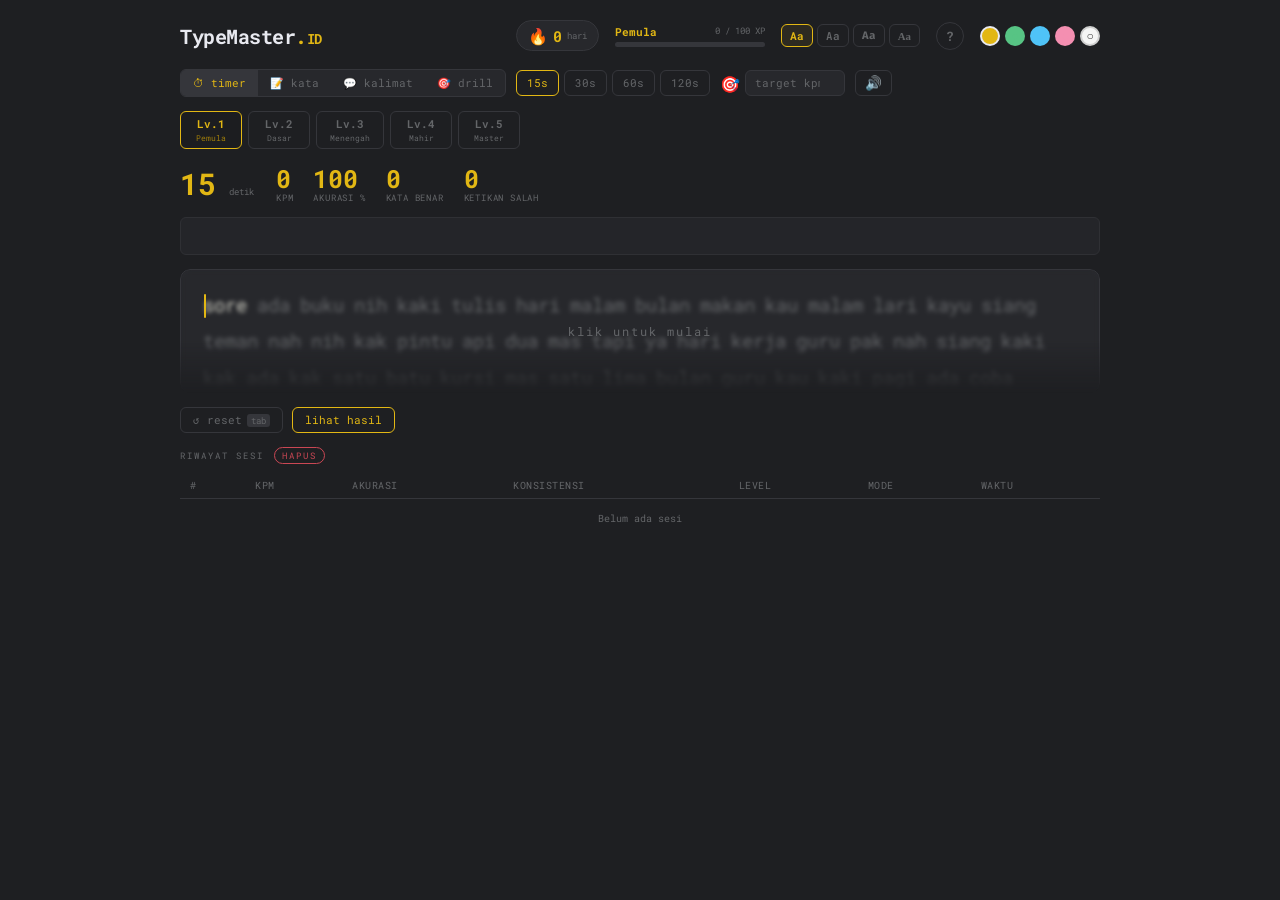
<file: index.html>
<!DOCTYPE html>
<html lang="id" data-theme="amber">
<head>
  <meta charset="UTF-8"/>
  <meta name="viewport" content="width=device-width, initial-scale=1.0"/>
  <title>TypeMaster ID</title>
  <link rel="stylesheet" href="style.css"/>
</head>
<body>

<!-- CAPS LOCK -->
<div id="capslock-warn" class="hidden">⇪ Caps Lock Aktif</div>

<!-- LEVEL UP TOAST -->
<div id="levelup-toast" class="hidden"><span id="levelup-text"></span></div>

<!-- PB TOAST -->
<div id="pb-toast" class="hidden">🏆 Personal Best Baru!</div>

<!-- CONFETTI CANVAS -->
<canvas id="confetti-canvas"></canvas>

<!-- HEADER -->
<header>
  <div class="logo">TypeMaster<span class="accent">.</span><span class="logo-id">ID</span></div>
  <div id="header-right">
    <div id="streak-badge" title="Streak latihan harian">
      <span>🔥</span>
      <span id="streak-count">0</span>
      <span class="streak-label">hari</span>
    </div>
    <div id="xp-wrap">
      <div id="xp-label-row">
        <span id="xp-rank">Pemula</span>
        <span id="xp-val">0 / 100 XP</span>
      </div>
      <div id="xp-bar-bg"><div id="xp-bar-fill"></div></div>
    </div>
    <!-- Font selector -->
    <div id="font-selector">
      <button class="font-btn active" data-font="mono" title="Roboto Mono">Aa</button>
      <button class="font-btn" data-font="jetbrains" title="JetBrains Mono">Aa</button>
      <button class="font-btn" data-font="fira" title="Fira Code">Aa</button>
      <button class="font-btn" data-font="serif" title="Georgia Serif">Aa</button>
    </div>

    <!-- Panduan button -->
    <a href="panduan.html" target="_blank" id="guide-btn" title="Buku Panduan">?</a>

    <!-- Theme selector -->
    <div id="theme-selector">
      <button class="theme-btn active" data-theme="amber" title="Amber">●</button>
      <button class="theme-btn" data-theme="green"  title="Hijau">●</button>
      <button class="theme-btn" data-theme="blue"   title="Biru">●</button>
      <button class="theme-btn" data-theme="pink"   title="Pink">●</button>
      <button class="theme-btn" data-theme="light"  title="Terang">○</button>
    </div>
  </div>
</header>

<main>
  <!-- MODE BAR -->
  <div id="top-controls">
    <div id="mode-selector">
      <button class="mode-btn active" data-mode="timer">⏱ timer</button>
      <button class="mode-btn" data-mode="words">📝 kata</button>
      <button class="mode-btn" data-mode="quote">💬 kalimat</button>
      <button class="mode-btn" data-mode="drill">🎯 drill</button>
    </div>
    <div id="sub-selector">
      <div id="timer-options" class="sub-options active">
        <button class="sub-btn active" data-value="15">15s</button>
        <button class="sub-btn" data-value="30">30s</button>
        <button class="sub-btn" data-value="60">60s</button>
        <button class="sub-btn" data-value="120">120s</button>
      </div>
      <div id="words-options" class="sub-options">
        <button class="sub-btn" data-value="10">10</button>
        <button class="sub-btn active" data-value="25">25</button>
        <button class="sub-btn" data-value="50">50</button>
        <button class="sub-btn" data-value="100">100</button>
      </div>
      <div id="quote-options" class="sub-options">
        <span class="sub-info">Ketik kalimat penuh lalu tekan Enter</span>
      </div>
      <div id="drill-options" class="sub-options">
        <span class="sub-info" id="drill-hint">Selesaikan beberapa sesi untuk melihat huruf lemahmu</span>
      </div>
    </div>
    <!-- Target KPM -->
    <div id="target-wrap">
      <label for="target-input">🎯</label>
      <input id="target-input" type="number" min="0" max="999" placeholder="target kpm" />
    </div>
    <!-- Sound toggle -->
    <button id="sound-btn" title="Sound">🔊</button>
  </div>

  <!-- LEVEL SELECTOR -->
  <div id="level-selector">
    <button class="level-btn active" data-level="1">Lv.1<span>Pemula</span></button>
    <button class="level-btn" data-level="2">Lv.2<span>Dasar</span></button>
    <button class="level-btn" data-level="3">Lv.3<span>Menengah</span></button>
    <button class="level-btn" data-level="4">Lv.4<span>Mahir</span></button>
    <button class="level-btn" data-level="5">Lv.5<span>Master</span></button>
  </div>

  <!-- LIVE ROW -->
  <div id="live-row">
    <div id="live-stat">
      <span id="live-display">15</span>
      <span id="live-unit">detik</span>
    </div>
    <div id="stats-bar">
      <div class="stat"><span class="stat-value" id="wpm-display">0</span><span class="stat-label">kpm</span></div>
      <div class="stat"><span class="stat-value" id="acc-display">100</span><span class="stat-label">akurasi %</span></div>
      <div class="stat"><span class="stat-value" id="correct-display">0</span><span class="stat-label">kata benar</span></div>
      <div class="stat"><span class="stat-value" id="wrong-display">0</span><span class="stat-label">ketikan salah</span></div>
    </div>
    <div id="pb-badge" class="hidden"><span>🏆</span><span id="pb-text">PB: 0 kpm</span></div>
    <!-- Target progress -->
    <div id="target-progress-wrap" class="hidden">
      <div id="target-progress-bar-bg"><div id="target-progress-fill"></div></div>
      <span id="target-progress-label">0 / 0 kpm</span>
    </div>
  </div>

  <!-- LIVE MINI GRAPH -->
  <div id="live-graph-wrap"><canvas id="live-graph"></canvas></div>

  <!-- WORD AREA -->
  <div id="word-area" aria-label="Kata yang harus diketik"></div>
  <input id="typing-input" type="text" autocomplete="off"
    autocorrect="off" autocapitalize="off" spellcheck="false"/>

  <!-- CONTROLS -->
  <div id="controls">
    <button id="reset-btn">↺ reset <kbd>tab</kbd></button>
    <button id="finish-btn">lihat hasil</button>
  </div>

  <!-- HISTORY TABLE -->
  <div id="history-section">
    <div class="section-title">Riwayat Sesi <span id="history-clear-btn">hapus</span></div>
    <div id="history-table-wrap">
      <table id="history-table">
        <thead>
          <tr><th>#</th><th>KPM</th><th>Akurasi</th><th>Konsistensi</th><th>Level</th><th>Mode</th><th>Waktu</th></tr>
        </thead>
        <tbody id="history-tbody"></tbody>
      </table>
      <div id="history-empty">Belum ada sesi</div>
    </div>
  </div>

</main>

<!-- RESULT OVERLAY -->
<div id="result-overlay" class="hidden">
  <div id="result-card">
    <div id="result-header">
      <h2>Hasil</h2>
      <div id="result-meta">
        <span id="result-level-badge"></span>
        <span id="result-mode-badge"></span>
        <span id="result-pb-flag" class="hidden">🏆 Personal Best!</span>
      </div>
    </div>

    <div class="result-grid">
      <div class="result-stat big"><span class="result-value" id="result-wpm">0</span><span class="result-label">kpm</span></div>
      <div class="result-stat big"><span class="result-value" id="result-acc">0</span><span class="result-label">akurasi</span></div>
      <div class="result-stat"><span class="result-value" id="result-correct">0</span><span class="result-label">kata benar</span></div>
      <div class="result-stat"><span class="result-value" id="result-wrong">0</span><span class="result-label">ketikan salah</span></div>
      <div class="result-stat"><span class="result-value" id="result-time">0</span><span class="result-label">detik</span></div>
      <div class="result-stat"><span class="result-value" id="result-consistency">0%</span><span class="result-label">konsistensi</span></div>
    </div>

    <div id="chart-wrap"><canvas id="wpm-chart"></canvas></div>

    <!-- Keyboard heatmap -->
    <div id="heatmap-section">
      <div class="section-title">Heat Map Keyboard</div>
      <div id="keyboard-heatmap"></div>
    </div>

    <!-- Weak keys -->
    <div id="weak-keys-section">
      <div class="section-title">Huruf Lemah</div>
      <div id="weak-keys-list"></div>
    </div>

    <!-- XP -->
    <div id="xp-gained-wrap">
      <span id="xp-gained-text">+0 XP</span>
      <div id="result-xp-bar-bg"><div id="result-xp-bar-fill"></div></div>
    </div>

    <!-- Export -->
    <div id="result-actions">
      <button id="restart-btn">↺ ulangi</button>
      <button id="export-btn">📷 simpan gambar</button>
    </div>
  </div>
</div>

<script src="script.js"></script>
</body>
</html>
</file>
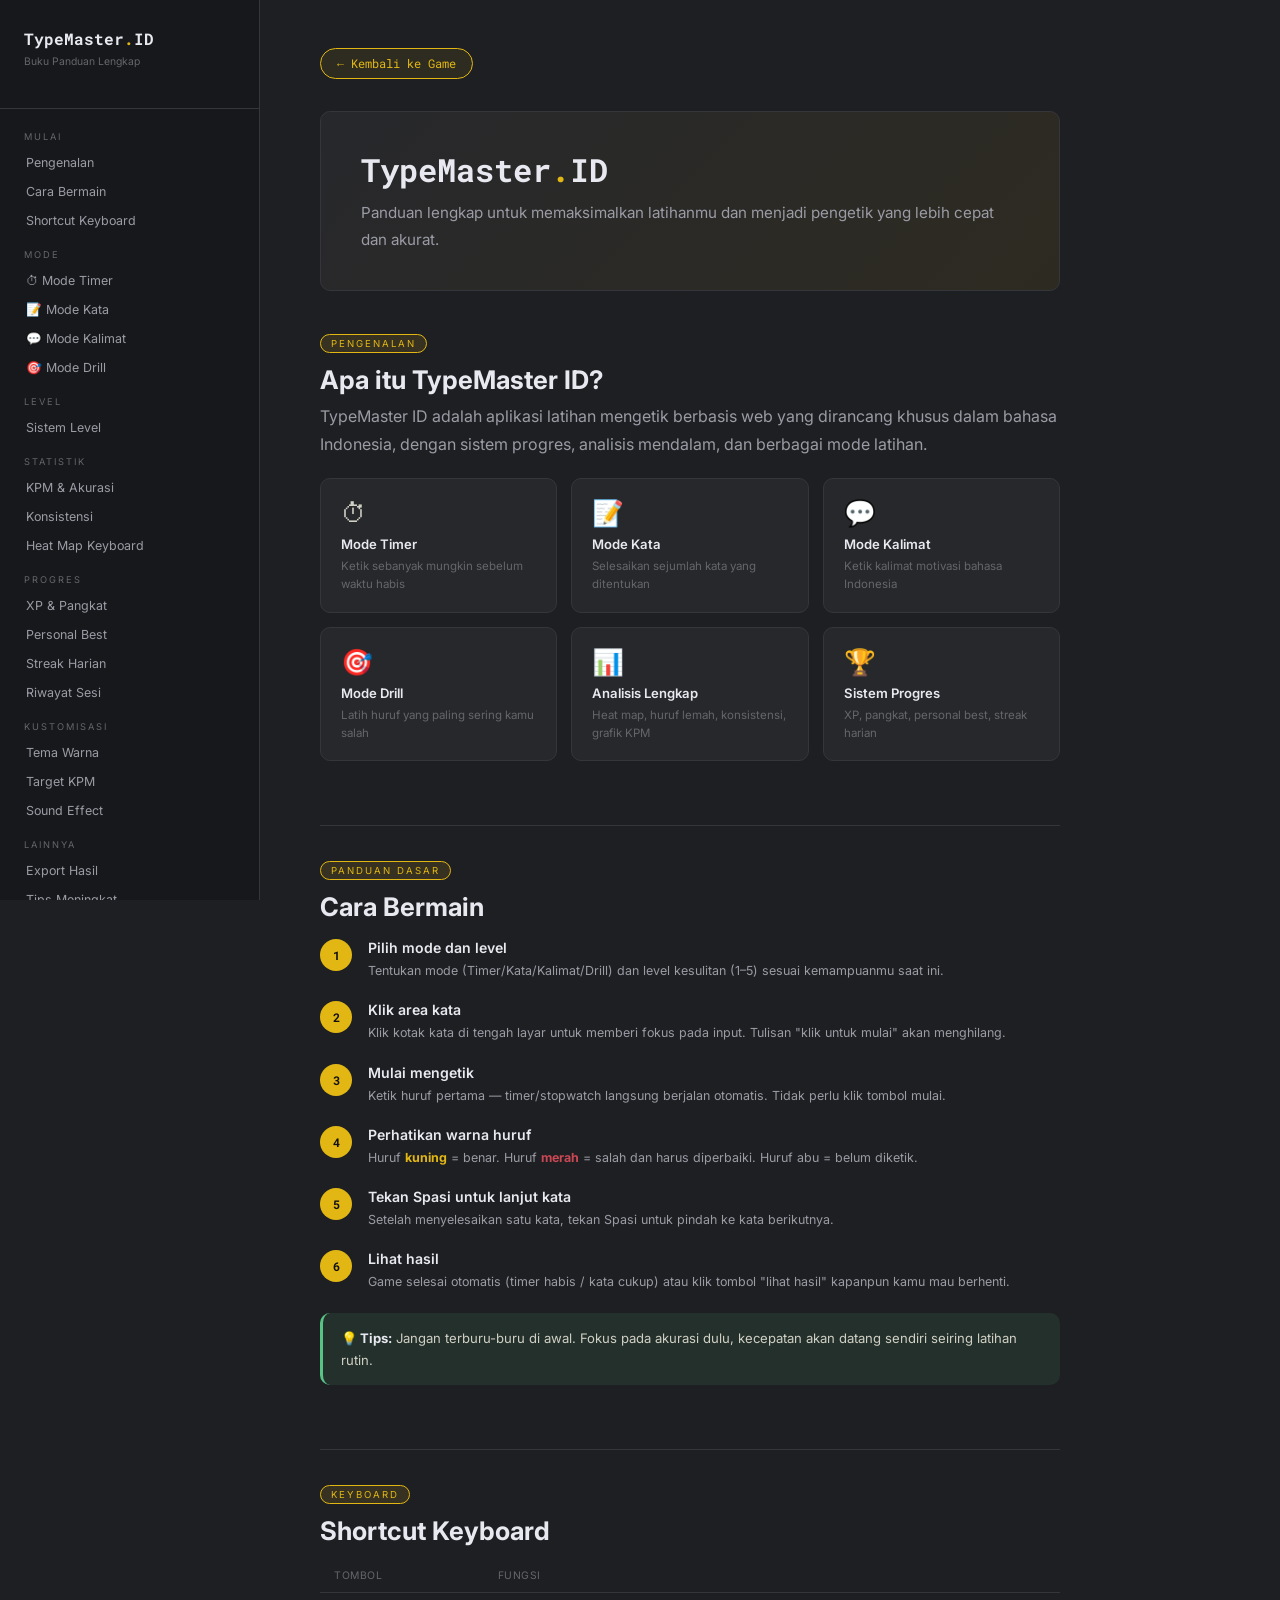
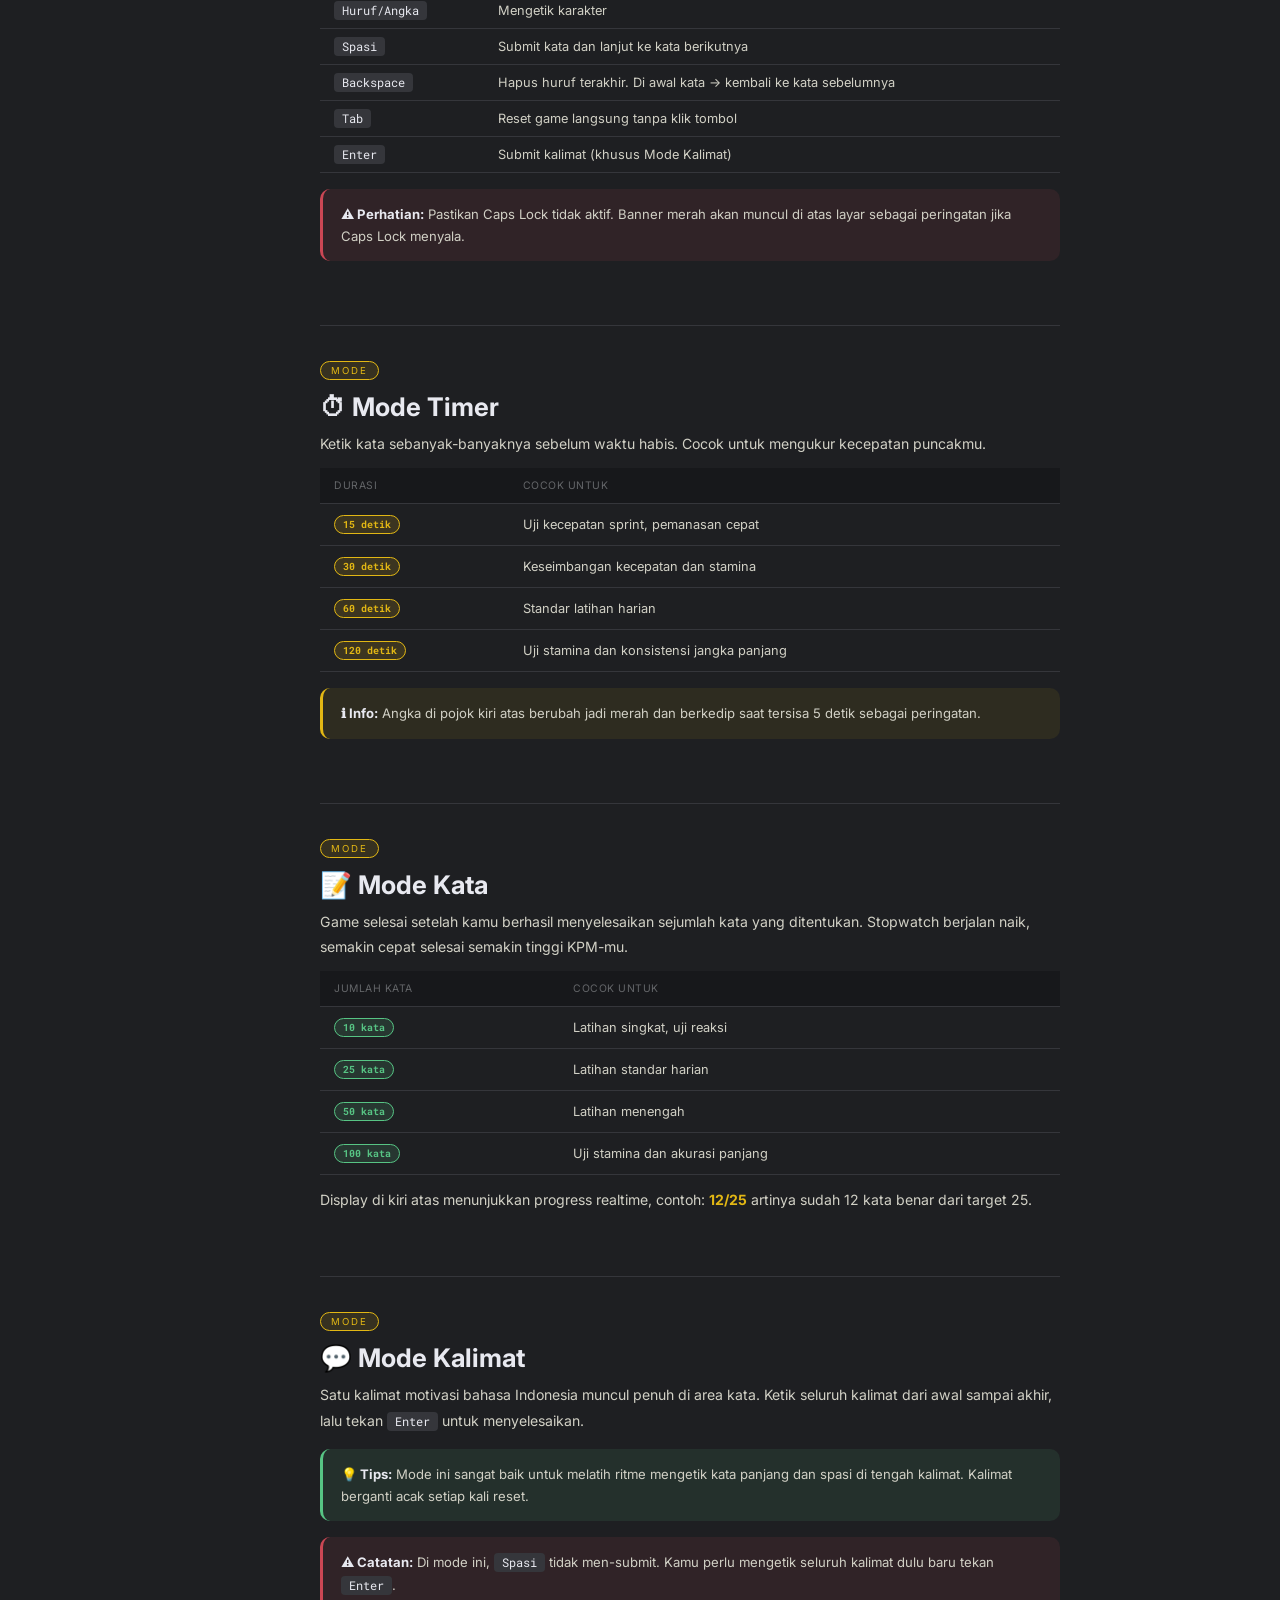
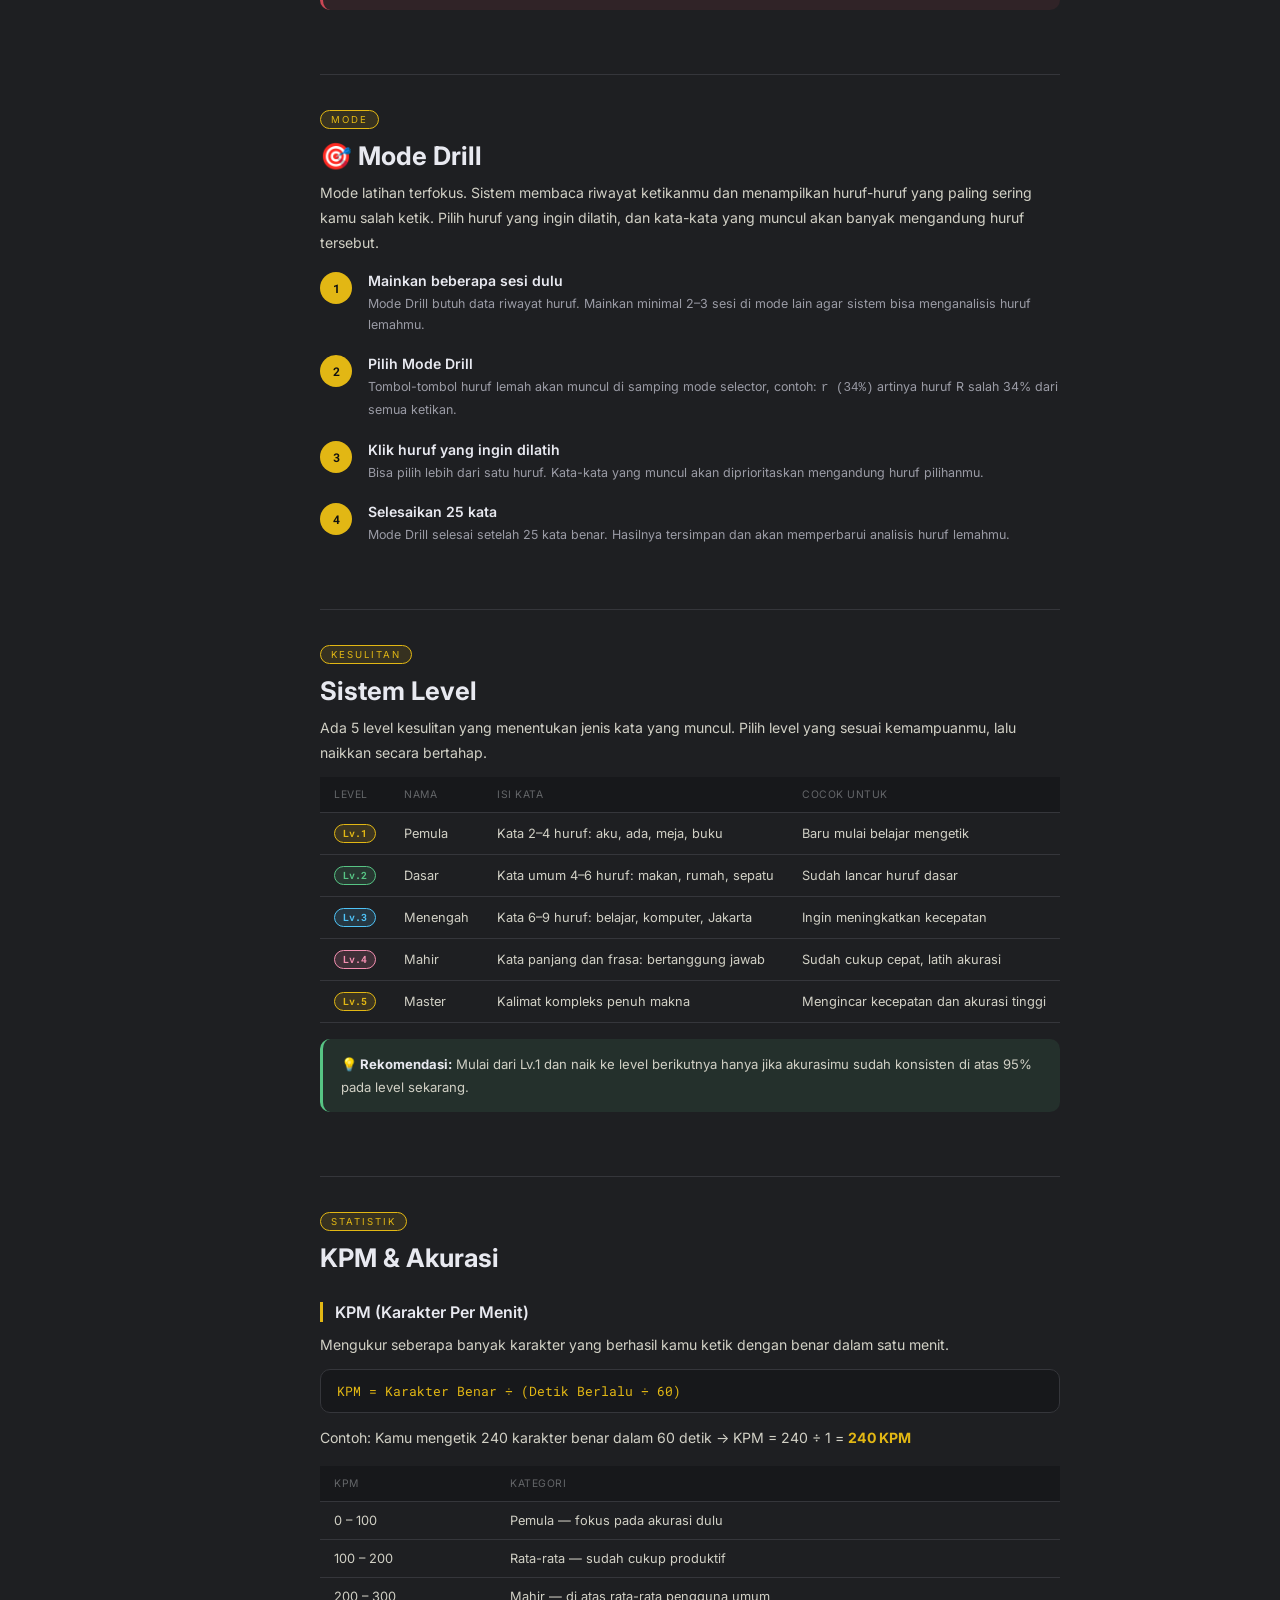
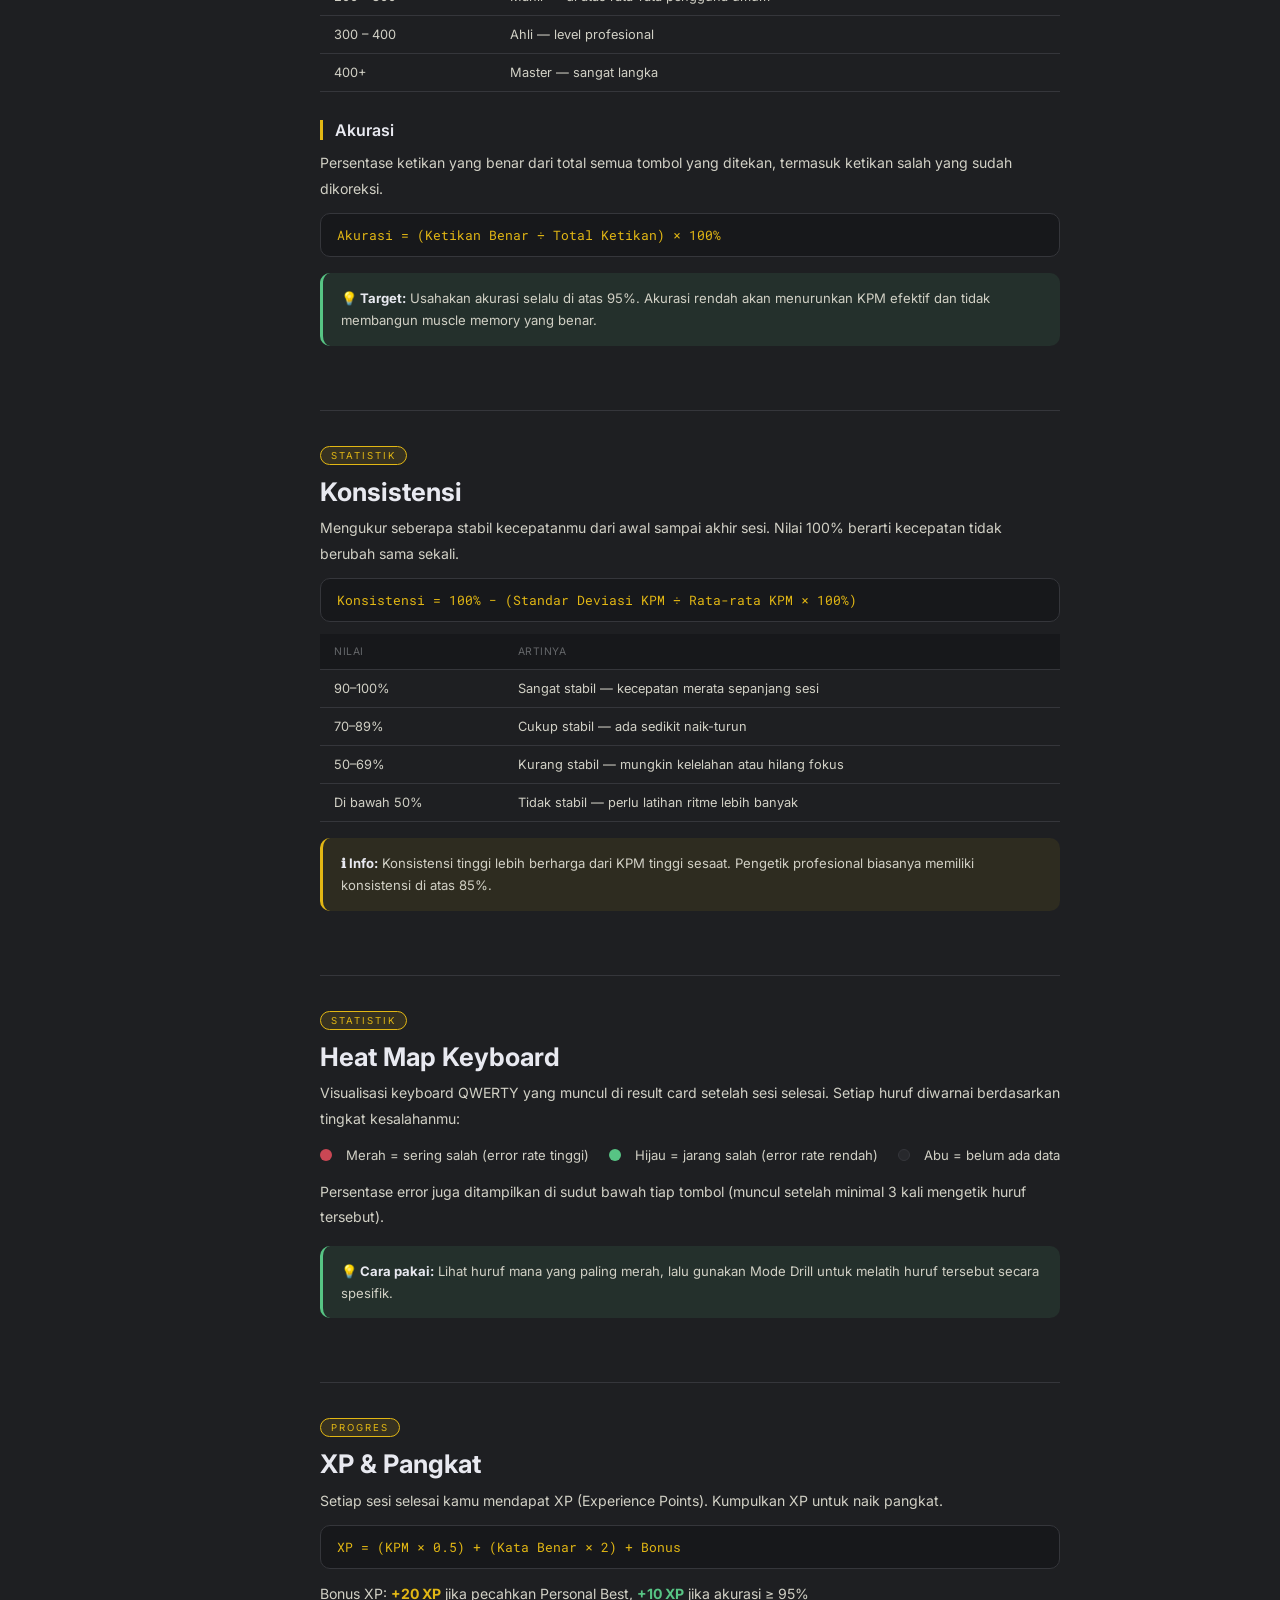
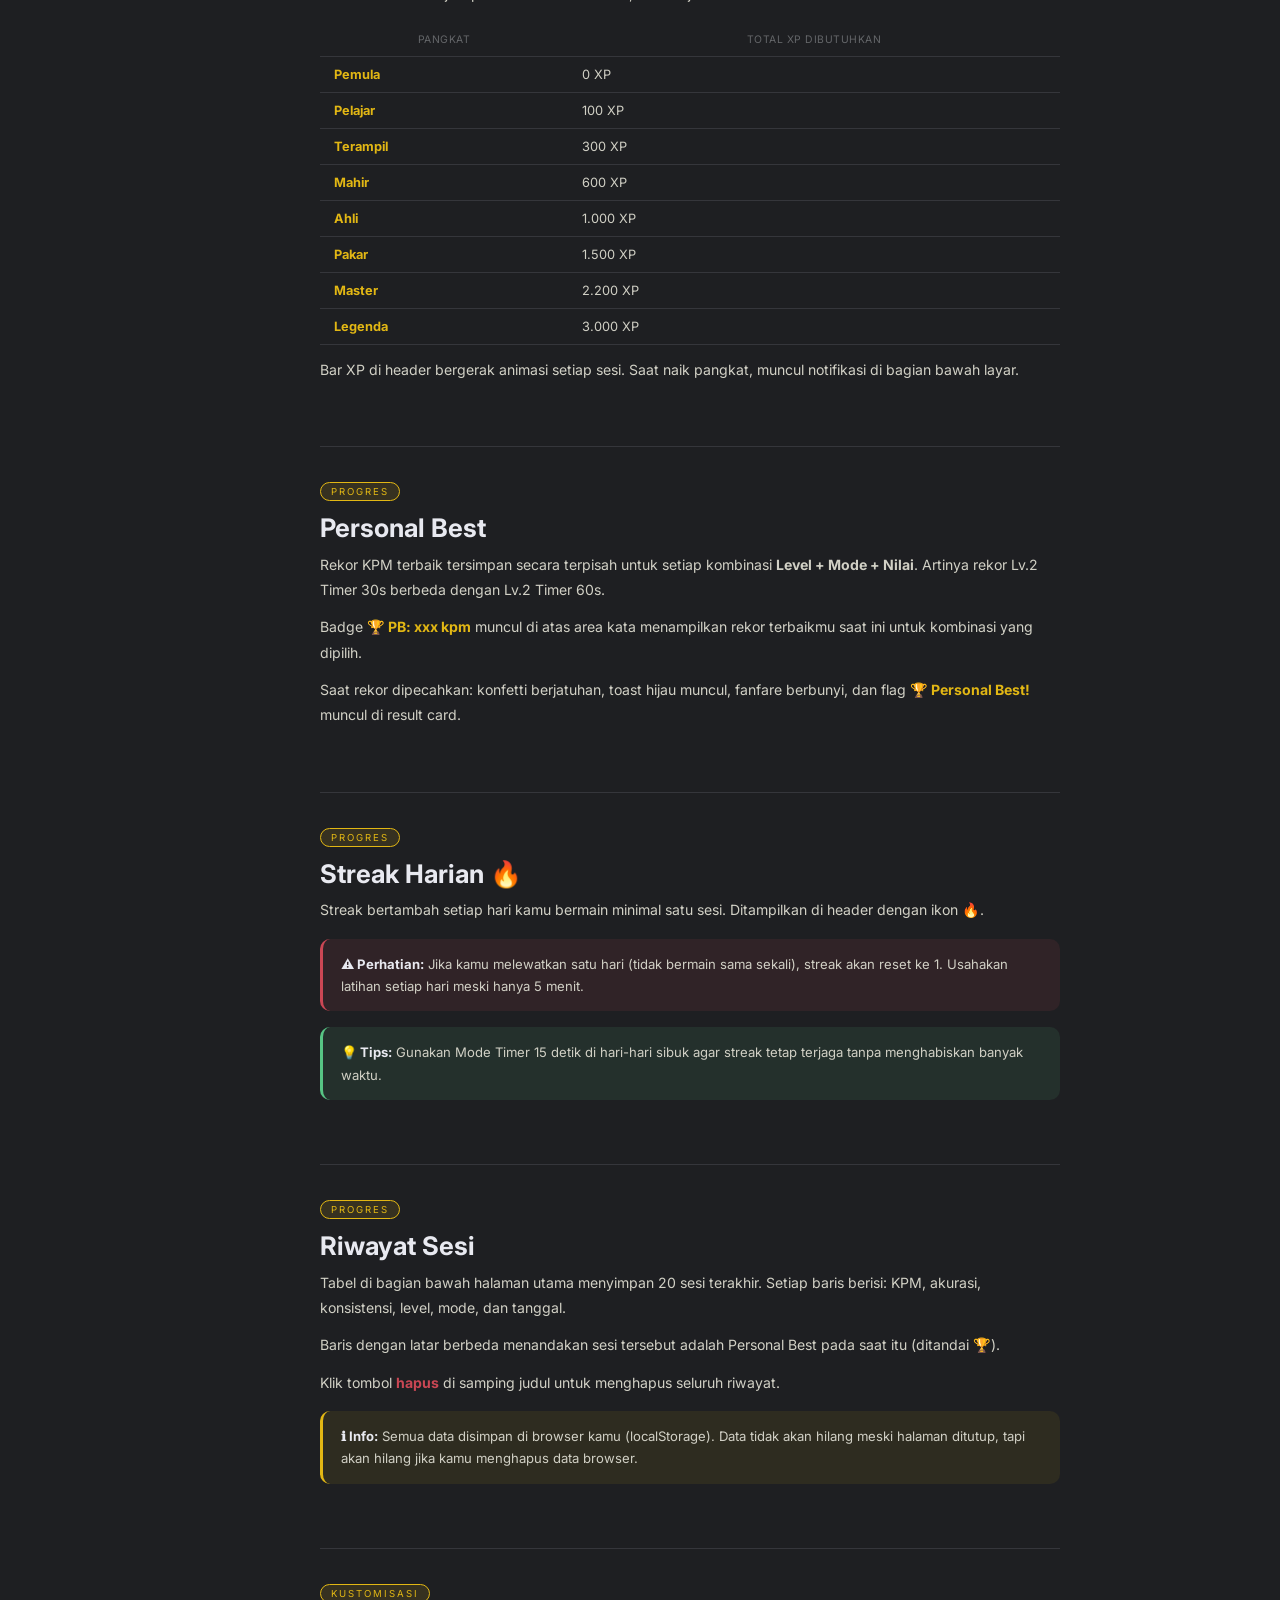
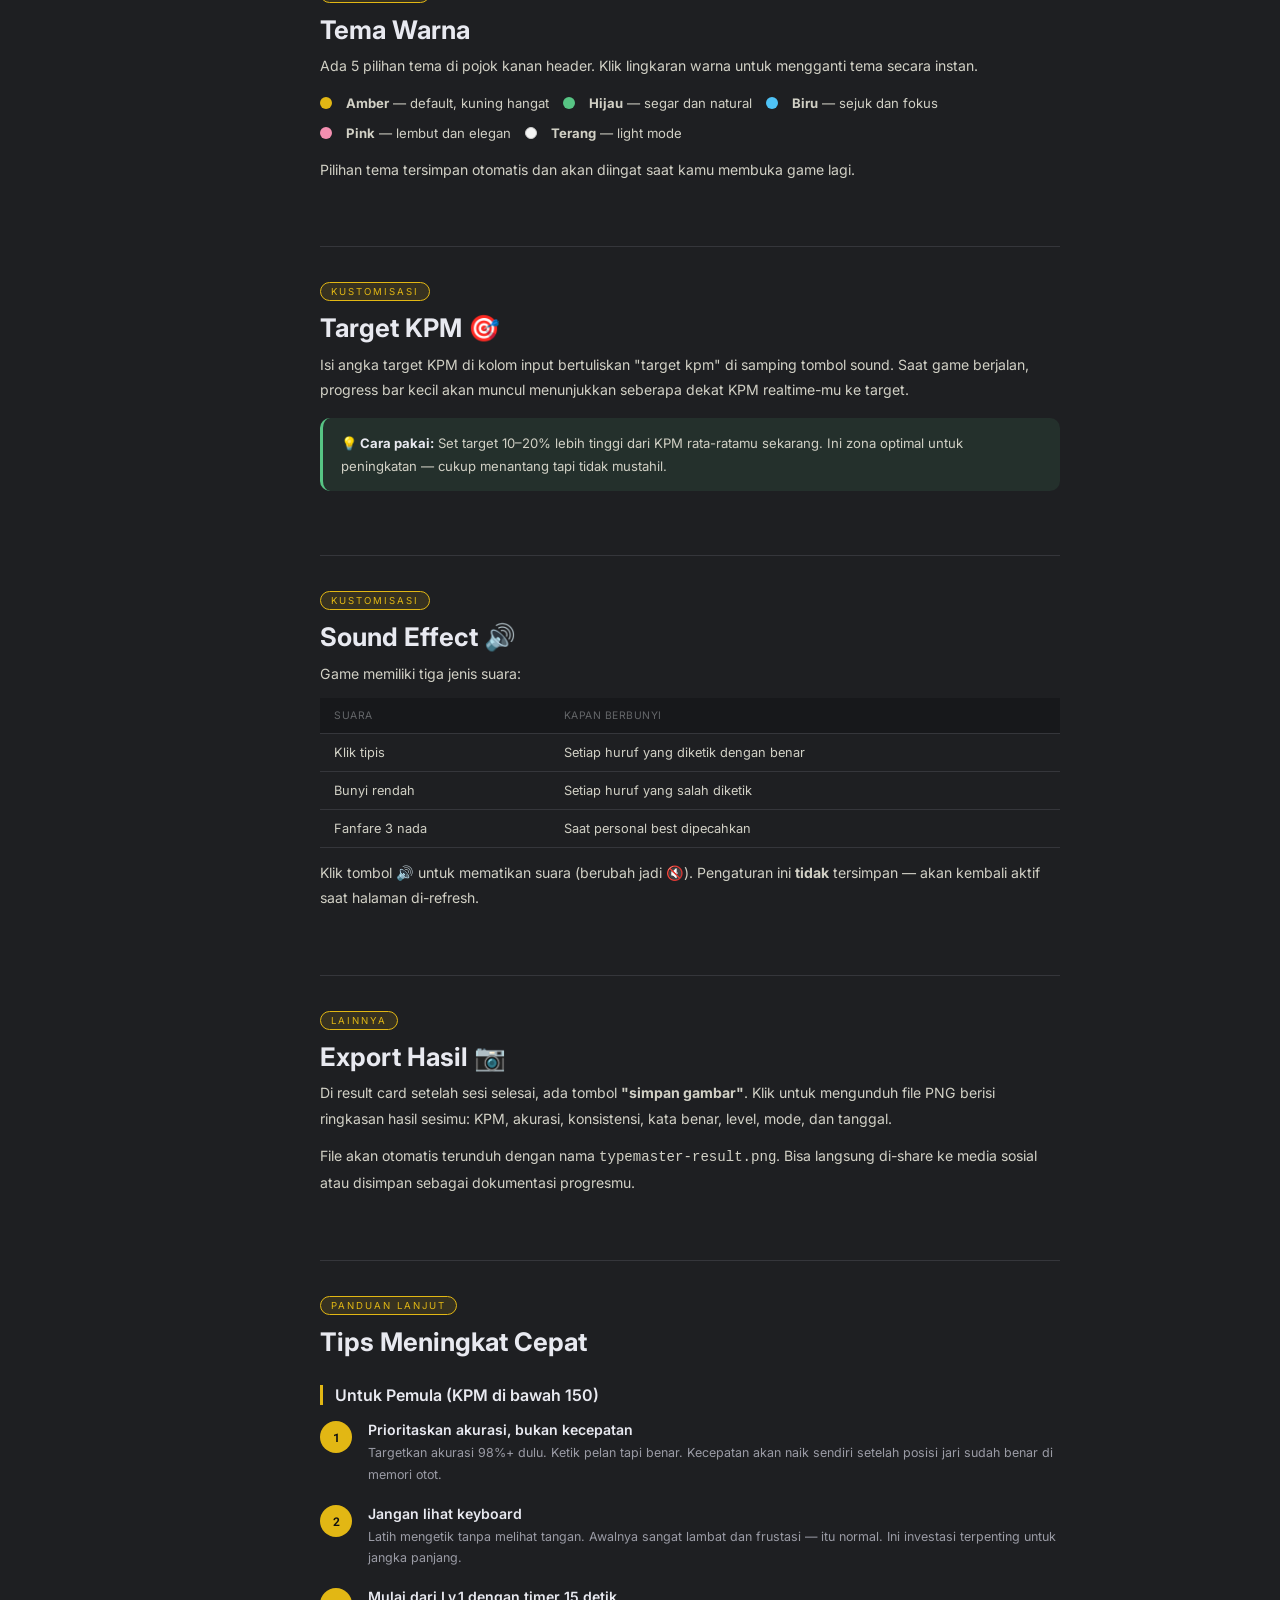
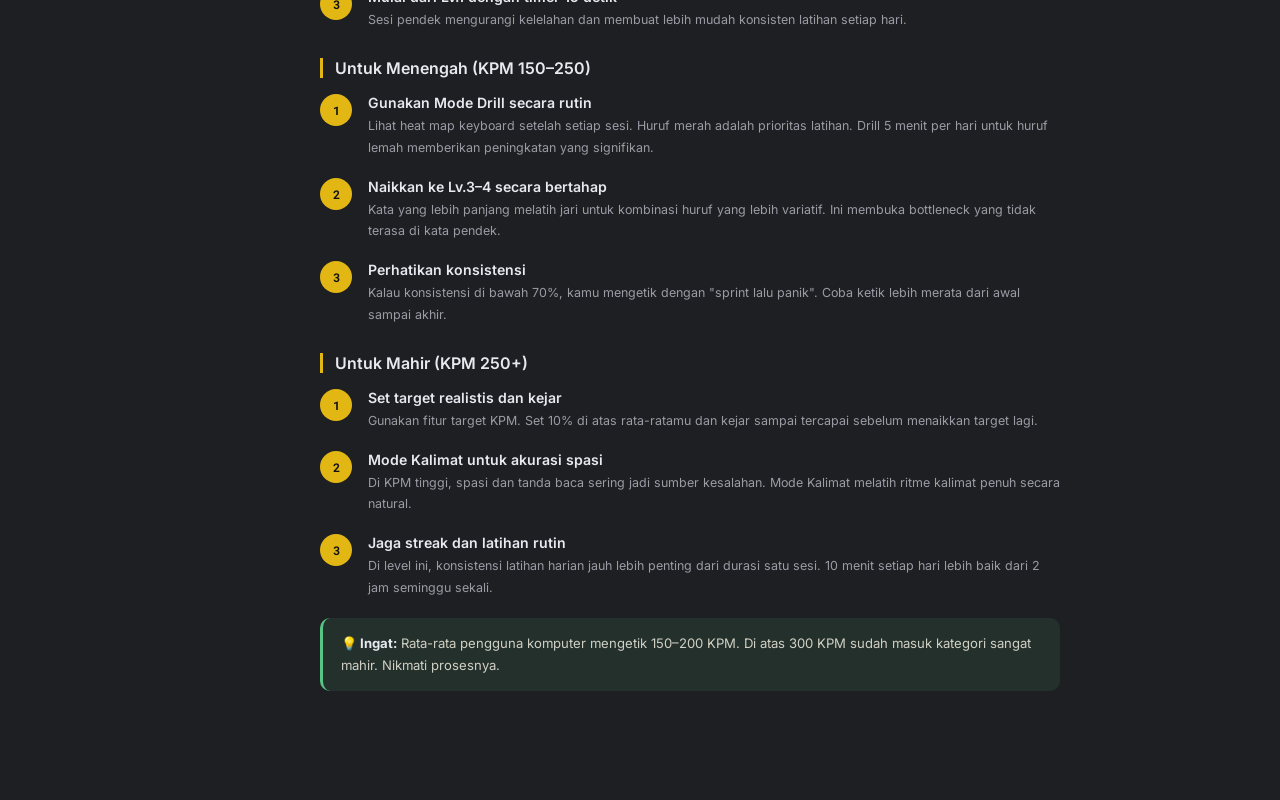
<file: panduan.html>
<!DOCTYPE html>
<html lang="id">
<head>
  <meta charset="UTF-8"/>
  <meta name="viewport" content="width=device-width, initial-scale=1.0"/>
  <title>Panduan TypeMaster ID</title>
  <link href="https://fonts.googleapis.com/css2?family=Roboto+Mono:wght@300;400;700&family=Inter:wght@300;400;500;600;700&display=swap" rel="stylesheet"/>
  <style>
    :root {
      --bg:#1e1f22; --bg-card:#27282c; --bg-deep:#17181b; --border:#35363b;
      --amber:#e2b714; --amber-glow:rgba(226,183,20,.2);
      --wrong:#ca4754; --green:#57c484;
      --text-dim:#646669; --text-muted:#9a9ba5;
      --text-base:#d1d0c5; --text-bright:#e8e9f0;
      --font-mono:'Roboto Mono',monospace;
      --font:'Inter',sans-serif;
      --r:10px;
    }
    *,*::before,*::after{margin:0;padding:0;box-sizing:border-box;}
    html{font-size:16px;scroll-behavior:smooth;}
    body{background:var(--bg);color:var(--text-base);font-family:var(--font);
      display:flex;min-height:100vh;}

    /* SIDEBAR */
    #sidebar{
      width:260px;min-width:260px;background:var(--bg-deep);
      border-right:1px solid var(--border);
      padding:28px 0;position:sticky;top:0;height:100vh;overflow-y:auto;
    }
    .sidebar-logo{padding:0 24px 24px;border-bottom:1px solid var(--border);margin-bottom:16px;}
    .sidebar-logo h1{font-family:var(--font-mono);font-size:1rem;font-weight:700;color:var(--text-bright);}
    .sidebar-logo h1 span{color:var(--amber);}
    .sidebar-logo p{font-size:.65rem;color:var(--text-dim);margin-top:4px;}
    .nav-group{margin-bottom:8px;}
    .nav-group-title{font-size:.58rem;letter-spacing:2px;text-transform:uppercase;
      color:var(--text-dim);padding:6px 24px;}
    .nav-link{display:block;padding:7px 24px;font-size:.78rem;color:var(--text-muted);
      text-decoration:none;border-left:2px solid transparent;
      transition:color .12s,border-color .12s,background .12s;}
    .nav-link:hover{color:var(--text-bright);background:rgba(255,255,255,.03);}
    .nav-link.active{color:var(--amber);border-left-color:var(--amber);background:rgba(226,183,20,.06);}

    /* CONTENT */
    #content{flex:1;padding:48px 60px;max-width:860px;}

    /* SECTIONS */
    .section{margin-bottom:64px;}
    .section-badge{display:inline-block;font-size:.6rem;letter-spacing:2px;
      text-transform:uppercase;background:rgba(226,183,20,.12);
      color:var(--amber);border:1px solid var(--amber);
      padding:3px 10px;border-radius:20px;margin-bottom:12px;}
    h2{font-size:1.6rem;font-weight:700;color:var(--text-bright);margin-bottom:8px;line-height:1.2;}
    h3{font-size:1rem;font-weight:600;color:var(--text-bright);
      margin:28px 0 10px;padding-left:12px;border-left:3px solid var(--amber);}
    p{font-size:.88rem;line-height:1.8;color:var(--text-base);margin-bottom:12px;}
    .lead{font-size:1rem;color:var(--text-muted);line-height:1.7;margin-bottom:20px;}

    /* HERO */
    .hero{background:linear-gradient(135deg,var(--bg-card) 0%,rgba(226,183,20,.08) 100%);
      border:1px solid var(--border);border-radius:var(--r);
      padding:36px 40px;margin-bottom:40px;}
    .hero h1{font-family:var(--font-mono);font-size:2rem;font-weight:700;
      color:var(--text-bright);margin-bottom:8px;}
    .hero h1 span{color:var(--amber);}
    .hero p{font-size:.95rem;color:var(--text-muted);margin:0;}

    /* CARDS */
    .card-grid{display:grid;grid-template-columns:repeat(auto-fill,minmax(200px,1fr));gap:14px;margin:16px 0;}
    .card{background:var(--bg-card);border:1px solid var(--border);
      border-radius:var(--r);padding:18px 20px;}
    .card-icon{font-size:1.6rem;margin-bottom:8px;}
    .card-title{font-size:.82rem;font-weight:600;color:var(--text-bright);margin-bottom:5px;}
    .card-desc{font-size:.72rem;color:var(--text-dim);line-height:1.6;}

    /* STEPS */
    .steps{counter-reset:step;margin:16px 0;}
    .step{display:flex;gap:16px;margin-bottom:20px;align-items:flex-start;}
    .step-num{counter-increment:step;min-width:32px;height:32px;
      background:var(--amber);color:#111;font-family:var(--font-mono);
      font-size:.78rem;font-weight:700;border-radius:50%;
      display:flex;align-items:center;justify-content:center;}
    .step-num::before{content:counter(step);}
    .step-body{flex:1;}
    .step-title{font-size:.88rem;font-weight:600;color:var(--text-bright);margin-bottom:4px;}
    .step-desc{font-size:.78rem;color:var(--text-muted);line-height:1.7;}

    /* SHORTCUT TABLE */
    .shortcut-table{width:100%;border-collapse:collapse;margin:12px 0;}
    .shortcut-table th,.shortcut-table td{padding:10px 14px;
      text-align:left;border-bottom:1px solid var(--border);font-size:.8rem;}
    .shortcut-table th{color:var(--text-dim);font-weight:400;
      letter-spacing:.5px;text-transform:uppercase;font-size:.65rem;}
    .shortcut-table td{color:var(--text-base);}
    .shortcut-table tr:hover td{background:rgba(255,255,255,.02);}
    kbd{font-family:var(--font-mono);font-size:.72rem;background:var(--border);
      padding:2px 8px;border-radius:4px;color:var(--text-bright);}

    /* CALLOUT */
    .callout{border-radius:var(--r);padding:14px 18px;margin:16px 0;font-size:.82rem;line-height:1.7;}
    .callout.tip{background:rgba(87,196,132,.1);border-left:3px solid var(--green);color:var(--text-base);}
    .callout.warn{background:rgba(202,71,84,.1);border-left:3px solid var(--wrong);color:var(--text-base);}
    .callout.info{background:rgba(226,183,20,.08);border-left:3px solid var(--amber);color:var(--text-base);}
    .callout strong{color:var(--text-bright);}

    /* MODE TABLE */
    .mode-table{width:100%;border-collapse:collapse;margin:12px 0;}
    .mode-table th,.mode-table td{padding:11px 14px;
      text-align:left;border-bottom:1px solid var(--border);font-size:.8rem;}
    .mode-table th{color:var(--text-dim);font-weight:400;letter-spacing:.5px;
      text-transform:uppercase;font-size:.65rem;background:var(--bg-deep);}
    .mode-table td{color:var(--text-base);}
    .mode-table tr:hover td{background:rgba(255,255,255,.02);}
    .badge{display:inline-block;font-size:.6rem;padding:2px 8px;
      border-radius:10px;font-family:var(--font-mono);font-weight:700;}
    .badge.amber{background:rgba(226,183,20,.15);color:var(--amber);border:1px solid var(--amber);}
    .badge.green{background:rgba(87,196,132,.15);color:var(--green);border:1px solid var(--green);}
    .badge.blue{background:rgba(79,195,247,.15);color:#4fc3f7;border:1px solid #4fc3f7;}
    .badge.pink{background:rgba(244,143,177,.15);color:#f48fb1;border:1px solid #f48fb1;}

    /* RANK TABLE */
    .rank-table{width:100%;border-collapse:collapse;margin:12px 0;}
    .rank-table th,.rank-table td{padding:10px 14px;
      border-bottom:1px solid var(--border);font-size:.8rem;}
    .rank-table th{color:var(--text-dim);font-weight:400;text-transform:uppercase;
      font-size:.65rem;letter-spacing:.5px;}
    .rank-table .rank-name{font-weight:700;color:var(--amber);}

    /* CODE BLOCK */
    .formula{font-family:var(--font-mono);font-size:.82rem;
      background:var(--bg-deep);border:1px solid var(--border);
      padding:12px 16px;border-radius:var(--r);color:var(--amber);margin:12px 0;}

    /* COLOR DOTS */
    .color-dot{display:inline-block;width:12px;height:12px;
      border-radius:50%;margin-right:6px;vertical-align:middle;}

    /* DIVIDER */
    hr{border:none;border-top:1px solid var(--border);margin:32px 0;}

    /* BACK BUTTON */
    .back-btn{display:inline-flex;align-items:center;gap:6px;
      font-family:var(--font-mono);font-size:.72rem;color:var(--amber);
      background:rgba(226,183,20,.08);border:1px solid var(--amber);
      padding:7px 16px;border-radius:20px;text-decoration:none;margin-bottom:32px;
      transition:background .12s;}
    .back-btn:hover{background:rgba(226,183,20,.15);}

    /* SCROLLBAR */
    ::-webkit-scrollbar{width:5px;}
    ::-webkit-scrollbar-track{background:var(--bg);}
    ::-webkit-scrollbar-thumb{background:var(--border);border-radius:3px;}

    @media(max-width:768px){
      #sidebar{display:none;}
      #content{padding:28px 20px;}
      h2{font-size:1.3rem;}
    }
  </style>
</head>
<body>

<!-- SIDEBAR -->
<nav id="sidebar">
  <div class="sidebar-logo">
    <h1>TypeMaster<span>.</span>ID</h1>
    <p>Buku Panduan Lengkap</p>
  </div>
  <div class="nav-group">
    <div class="nav-group-title">Mulai</div>
    <a class="nav-link active" href="#mulai">Pengenalan</a>
    <a class="nav-link" href="#cara-main">Cara Bermain</a>
    <a class="nav-link" href="#shortcut">Shortcut Keyboard</a>
  </div>
  <div class="nav-group">
    <div class="nav-group-title">Mode</div>
    <a class="nav-link" href="#mode-timer">⏱ Mode Timer</a>
    <a class="nav-link" href="#mode-kata">📝 Mode Kata</a>
    <a class="nav-link" href="#mode-kalimat">💬 Mode Kalimat</a>
    <a class="nav-link" href="#mode-drill">🎯 Mode Drill</a>
  </div>
  <div class="nav-group">
    <div class="nav-group-title">Level</div>
    <a class="nav-link" href="#level">Sistem Level</a>
  </div>
  <div class="nav-group">
    <div class="nav-group-title">Statistik</div>
    <a class="nav-link" href="#kpm">KPM & Akurasi</a>
    <a class="nav-link" href="#konsistensi">Konsistensi</a>
    <a class="nav-link" href="#heatmap">Heat Map Keyboard</a>
  </div>
  <div class="nav-group">
    <div class="nav-group-title">Progres</div>
    <a class="nav-link" href="#xp">XP & Pangkat</a>
    <a class="nav-link" href="#pb">Personal Best</a>
    <a class="nav-link" href="#streak">Streak Harian</a>
    <a class="nav-link" href="#riwayat">Riwayat Sesi</a>
  </div>
  <div class="nav-group">
    <div class="nav-group-title">Kustomisasi</div>
    <a class="nav-link" href="#tema">Tema Warna</a>
    <a class="nav-link" href="#target">Target KPM</a>
    <a class="nav-link" href="#sound">Sound Effect</a>
  </div>
  <div class="nav-group">
    <div class="nav-group-title">Lainnya</div>
    <a class="nav-link" href="#export">Export Hasil</a>
    <a class="nav-link" href="#tips">Tips Meningkat</a>
  </div>
</nav>

<!-- CONTENT -->
<div id="content">
  <a class="back-btn" href="index.html">← Kembali ke Game</a>

  <!-- HERO -->
  <div class="hero">
    <h1>TypeMaster<span>.</span>ID</h1>
    <p>Panduan lengkap untuk memaksimalkan latihanmu dan menjadi pengetik yang lebih cepat dan akurat.</p>
  </div>

  <!-- ══ PENGENALAN ══ -->
  <div class="section" id="mulai">
    <div class="section-badge">Pengenalan</div>
    <h2>Apa itu TypeMaster ID?</h2>
    <p class="lead">TypeMaster ID adalah aplikasi latihan mengetik berbasis web yang dirancang khusus dalam bahasa Indonesia, dengan sistem progres, analisis mendalam, dan berbagai mode latihan.</p>
    <div class="card-grid">
      <div class="card"><div class="card-icon">⏱</div><div class="card-title">Mode Timer</div><div class="card-desc">Ketik sebanyak mungkin sebelum waktu habis</div></div>
      <div class="card"><div class="card-icon">📝</div><div class="card-title">Mode Kata</div><div class="card-desc">Selesaikan sejumlah kata yang ditentukan</div></div>
      <div class="card"><div class="card-icon">💬</div><div class="card-title">Mode Kalimat</div><div class="card-desc">Ketik kalimat motivasi bahasa Indonesia</div></div>
      <div class="card"><div class="card-icon">🎯</div><div class="card-title">Mode Drill</div><div class="card-desc">Latih huruf yang paling sering kamu salah</div></div>
      <div class="card"><div class="card-icon">📊</div><div class="card-title">Analisis Lengkap</div><div class="card-desc">Heat map, huruf lemah, konsistensi, grafik KPM</div></div>
      <div class="card"><div class="card-icon">🏆</div><div class="card-title">Sistem Progres</div><div class="card-desc">XP, pangkat, personal best, streak harian</div></div>
    </div>
  </div>
  <hr/>

  <!-- ══ CARA MAIN ══ -->
  <div class="section" id="cara-main">
    <div class="section-badge">Panduan Dasar</div>
    <h2>Cara Bermain</h2>
    <div class="steps">
      <div class="step"><div class="step-num"></div><div class="step-body"><div class="step-title">Pilih mode dan level</div><div class="step-desc">Tentukan mode (Timer/Kata/Kalimat/Drill) dan level kesulitan (1–5) sesuai kemampuanmu saat ini.</div></div></div>
      <div class="step"><div class="step-num"></div><div class="step-body"><div class="step-title">Klik area kata</div><div class="step-desc">Klik kotak kata di tengah layar untuk memberi fokus pada input. Tulisan "klik untuk mulai" akan menghilang.</div></div></div>
      <div class="step"><div class="step-num"></div><div class="step-body"><div class="step-title">Mulai mengetik</div><div class="step-desc">Ketik huruf pertama — timer/stopwatch langsung berjalan otomatis. Tidak perlu klik tombol mulai.</div></div></div>
      <div class="step"><div class="step-num"></div><div class="step-body"><div class="step-title">Perhatikan warna huruf</div><div class="step-desc">Huruf <strong style="color:#e2b714">kuning</strong> = benar. Huruf <strong style="color:#ca4754">merah</strong> = salah dan harus diperbaiki. Huruf abu = belum diketik.</div></div></div>
      <div class="step"><div class="step-num"></div><div class="step-body"><div class="step-title">Tekan Spasi untuk lanjut kata</div><div class="step-desc">Setelah menyelesaikan satu kata, tekan Spasi untuk pindah ke kata berikutnya.</div></div></div>
      <div class="step"><div class="step-num"></div><div class="step-body"><div class="step-title">Lihat hasil</div><div class="step-desc">Game selesai otomatis (timer habis / kata cukup) atau klik tombol "lihat hasil" kapanpun kamu mau berhenti.</div></div></div>
    </div>
    <div class="callout tip"><strong>💡 Tips:</strong> Jangan terburu-buru di awal. Fokus pada akurasi dulu, kecepatan akan datang sendiri seiring latihan rutin.</div>
  </div>
  <hr/>

  <!-- ══ SHORTCUT ══ -->
  <div class="section" id="shortcut">
    <div class="section-badge">Keyboard</div>
    <h2>Shortcut Keyboard</h2>
    <table class="shortcut-table">
      <thead><tr><th>Tombol</th><th>Fungsi</th></tr></thead>
      <tbody>
        <tr><td><kbd>Huruf/Angka</kbd></td><td>Mengetik karakter</td></tr>
        <tr><td><kbd>Spasi</kbd></td><td>Submit kata dan lanjut ke kata berikutnya</td></tr>
        <tr><td><kbd>Backspace</kbd></td><td>Hapus huruf terakhir. Di awal kata → kembali ke kata sebelumnya</td></tr>
        <tr><td><kbd>Tab</kbd></td><td>Reset game langsung tanpa klik tombol</td></tr>
        <tr><td><kbd>Enter</kbd></td><td>Submit kalimat (khusus Mode Kalimat)</td></tr>
      </tbody>
    </table>
    <div class="callout warn"><strong>⚠ Perhatian:</strong> Pastikan Caps Lock tidak aktif. Banner merah akan muncul di atas layar sebagai peringatan jika Caps Lock menyala.</div>
  </div>
  <hr/>

  <!-- ══ MODE TIMER ══ -->
  <div class="section" id="mode-timer">
    <div class="section-badge">Mode</div>
    <h2>⏱ Mode Timer</h2>
    <p>Ketik kata sebanyak-banyaknya sebelum waktu habis. Cocok untuk mengukur kecepatan puncakmu.</p>
    <table class="mode-table">
      <thead><tr><th>Durasi</th><th>Cocok Untuk</th></tr></thead>
      <tbody>
        <tr><td><span class="badge amber">15 detik</span></td><td>Uji kecepatan sprint, pemanasan cepat</td></tr>
        <tr><td><span class="badge amber">30 detik</span></td><td>Keseimbangan kecepatan dan stamina</td></tr>
        <tr><td><span class="badge amber">60 detik</span></td><td>Standar latihan harian</td></tr>
        <tr><td><span class="badge amber">120 detik</span></td><td>Uji stamina dan konsistensi jangka panjang</td></tr>
      </tbody>
    </table>
    <div class="callout info"><strong>ℹ Info:</strong> Angka di pojok kiri atas berubah jadi merah dan berkedip saat tersisa 5 detik sebagai peringatan.</div>
  </div>
  <hr/>

  <!-- ══ MODE KATA ══ -->
  <div class="section" id="mode-kata">
    <div class="section-badge">Mode</div>
    <h2>📝 Mode Kata</h2>
    <p>Game selesai setelah kamu berhasil menyelesaikan sejumlah kata yang ditentukan. Stopwatch berjalan naik, semakin cepat selesai semakin tinggi KPM-mu.</p>
    <table class="mode-table">
      <thead><tr><th>Jumlah Kata</th><th>Cocok Untuk</th></tr></thead>
      <tbody>
        <tr><td><span class="badge green">10 kata</span></td><td>Latihan singkat, uji reaksi</td></tr>
        <tr><td><span class="badge green">25 kata</span></td><td>Latihan standar harian</td></tr>
        <tr><td><span class="badge green">50 kata</span></td><td>Latihan menengah</td></tr>
        <tr><td><span class="badge green">100 kata</span></td><td>Uji stamina dan akurasi panjang</td></tr>
      </tbody>
    </table>
    <p>Display di kiri atas menunjukkan progress realtime, contoh: <strong style="color:var(--amber)">12/25</strong> artinya sudah 12 kata benar dari target 25.</p>
  </div>
  <hr/>

  <!-- ══ MODE KALIMAT ══ -->
  <div class="section" id="mode-kalimat">
    <div class="section-badge">Mode</div>
    <h2>💬 Mode Kalimat</h2>
    <p>Satu kalimat motivasi bahasa Indonesia muncul penuh di area kata. Ketik seluruh kalimat dari awal sampai akhir, lalu tekan <kbd>Enter</kbd> untuk menyelesaikan.</p>
    <div class="callout tip"><strong>💡 Tips:</strong> Mode ini sangat baik untuk melatih ritme mengetik kata panjang dan spasi di tengah kalimat. Kalimat berganti acak setiap kali reset.</div>
    <div class="callout warn"><strong>⚠ Catatan:</strong> Di mode ini, <kbd>Spasi</kbd> tidak men-submit. Kamu perlu mengetik seluruh kalimat dulu baru tekan <kbd>Enter</kbd>.</div>
  </div>
  <hr/>

  <!-- ══ MODE DRILL ══ -->
  <div class="section" id="mode-drill">
    <div class="section-badge">Mode</div>
    <h2>🎯 Mode Drill</h2>
    <p>Mode latihan terfokus. Sistem membaca riwayat ketikanmu dan menampilkan huruf-huruf yang paling sering kamu salah ketik. Pilih huruf yang ingin dilatih, dan kata-kata yang muncul akan banyak mengandung huruf tersebut.</p>
    <div class="steps">
      <div class="step"><div class="step-num"></div><div class="step-body"><div class="step-title">Mainkan beberapa sesi dulu</div><div class="step-desc">Mode Drill butuh data riwayat huruf. Mainkan minimal 2–3 sesi di mode lain agar sistem bisa menganalisis huruf lemahmu.</div></div></div>
      <div class="step"><div class="step-num"></div><div class="step-body"><div class="step-title">Pilih Mode Drill</div><div class="step-desc">Tombol-tombol huruf lemah akan muncul di samping mode selector, contoh: <code>r (34%)</code> artinya huruf R salah 34% dari semua ketikan.</div></div></div>
      <div class="step"><div class="step-num"></div><div class="step-body"><div class="step-title">Klik huruf yang ingin dilatih</div><div class="step-desc">Bisa pilih lebih dari satu huruf. Kata-kata yang muncul akan diprioritaskan mengandung huruf pilihanmu.</div></div></div>
      <div class="step"><div class="step-num"></div><div class="step-body"><div class="step-title">Selesaikan 25 kata</div><div class="step-desc">Mode Drill selesai setelah 25 kata benar. Hasilnya tersimpan dan akan memperbarui analisis huruf lemahmu.</div></div></div>
    </div>
  </div>
  <hr/>

  <!-- ══ LEVEL ══ -->
  <div class="section" id="level">
    <div class="section-badge">Kesulitan</div>
    <h2>Sistem Level</h2>
    <p>Ada 5 level kesulitan yang menentukan jenis kata yang muncul. Pilih level yang sesuai kemampuanmu, lalu naikkan secara bertahap.</p>
    <table class="mode-table">
      <thead><tr><th>Level</th><th>Nama</th><th>Isi Kata</th><th>Cocok Untuk</th></tr></thead>
      <tbody>
        <tr><td><span class="badge amber">Lv.1</span></td><td>Pemula</td><td>Kata 2–4 huruf: aku, ada, meja, buku</td><td>Baru mulai belajar mengetik</td></tr>
        <tr><td><span class="badge green">Lv.2</span></td><td>Dasar</td><td>Kata umum 4–6 huruf: makan, rumah, sepatu</td><td>Sudah lancar huruf dasar</td></tr>
        <tr><td><span class="badge blue">Lv.3</span></td><td>Menengah</td><td>Kata 6–9 huruf: belajar, komputer, Jakarta</td><td>Ingin meningkatkan kecepatan</td></tr>
        <tr><td><span class="badge pink">Lv.4</span></td><td>Mahir</td><td>Kata panjang dan frasa: bertanggung jawab</td><td>Sudah cukup cepat, latih akurasi</td></tr>
        <tr><td><span class="badge amber">Lv.5</span></td><td>Master</td><td>Kalimat kompleks penuh makna</td><td>Mengincar kecepatan dan akurasi tinggi</td></tr>
      </tbody>
    </table>
    <div class="callout tip"><strong>💡 Rekomendasi:</strong> Mulai dari Lv.1 dan naik ke level berikutnya hanya jika akurasimu sudah konsisten di atas 95% pada level sekarang.</div>
  </div>
  <hr/>

  <!-- ══ KPM ══ -->
  <div class="section" id="kpm">
    <div class="section-badge">Statistik</div>
    <h2>KPM & Akurasi</h2>
    <h3>KPM (Karakter Per Menit)</h3>
    <p>Mengukur seberapa banyak karakter yang berhasil kamu ketik dengan benar dalam satu menit.</p>
    <div class="formula">KPM = Karakter Benar ÷ (Detik Berlalu ÷ 60)</div>
    <p>Contoh: Kamu mengetik 240 karakter benar dalam 60 detik → KPM = 240 ÷ 1 = <strong style="color:var(--amber)">240 KPM</strong></p>
    <table class="mode-table" style="margin-top:16px">
      <thead><tr><th>KPM</th><th>Kategori</th></tr></thead>
      <tbody>
        <tr><td>0 – 100</td><td>Pemula — fokus pada akurasi dulu</td></tr>
        <tr><td>100 – 200</td><td>Rata-rata — sudah cukup produktif</td></tr>
        <tr><td>200 – 300</td><td>Mahir — di atas rata-rata pengguna umum</td></tr>
        <tr><td>300 – 400</td><td>Ahli — level profesional</td></tr>
        <tr><td>400+</td><td>Master — sangat langka</td></tr>
      </tbody>
    </table>
    <h3>Akurasi</h3>
    <p>Persentase ketikan yang benar dari total semua tombol yang ditekan, termasuk ketikan salah yang sudah dikoreksi.</p>
    <div class="formula">Akurasi = (Ketikan Benar ÷ Total Ketikan) × 100%</div>
    <div class="callout tip"><strong>💡 Target:</strong> Usahakan akurasi selalu di atas 95%. Akurasi rendah akan menurunkan KPM efektif dan tidak membangun muscle memory yang benar.</div>
  </div>
  <hr/>

  <!-- ══ KONSISTENSI ══ -->
  <div class="section" id="konsistensi">
    <div class="section-badge">Statistik</div>
    <h2>Konsistensi</h2>
    <p>Mengukur seberapa stabil kecepatanmu dari awal sampai akhir sesi. Nilai 100% berarti kecepatan tidak berubah sama sekali.</p>
    <div class="formula">Konsistensi = 100% − (Standar Deviasi KPM ÷ Rata-rata KPM × 100%)</div>
    <table class="mode-table" style="margin-top:12px">
      <thead><tr><th>Nilai</th><th>Artinya</th></tr></thead>
      <tbody>
        <tr><td>90–100%</td><td>Sangat stabil — kecepatan merata sepanjang sesi</td></tr>
        <tr><td>70–89%</td><td>Cukup stabil — ada sedikit naik-turun</td></tr>
        <tr><td>50–69%</td><td>Kurang stabil — mungkin kelelahan atau hilang fokus</td></tr>
        <tr><td>Di bawah 50%</td><td>Tidak stabil — perlu latihan ritme lebih banyak</td></tr>
      </tbody>
    </table>
    <div class="callout info"><strong>ℹ Info:</strong> Konsistensi tinggi lebih berharga dari KPM tinggi sesaat. Pengetik profesional biasanya memiliki konsistensi di atas 85%.</div>
  </div>
  <hr/>

  <!-- ══ HEATMAP ══ -->
  <div class="section" id="heatmap">
    <div class="section-badge">Statistik</div>
    <h2>Heat Map Keyboard</h2>
    <p>Visualisasi keyboard QWERTY yang muncul di result card setelah sesi selesai. Setiap huruf diwarnai berdasarkan tingkat kesalahanmu:</p>
    <div style="display:flex;gap:20px;flex-wrap:wrap;margin:16px 0">
      <div style="display:flex;align-items:center;gap:8px"><span class="color-dot" style="background:#ca4754"></span><span style="font-size:.82rem">Merah = sering salah (error rate tinggi)</span></div>
      <div style="display:flex;align-items:center;gap:8px"><span class="color-dot" style="background:#57c484"></span><span style="font-size:.82rem">Hijau = jarang salah (error rate rendah)</span></div>
      <div style="display:flex;align-items:center;gap:8px"><span class="color-dot" style="background:#27282c;border:1px solid #35363b"></span><span style="font-size:.82rem">Abu = belum ada data</span></div>
    </div>
    <p>Persentase error juga ditampilkan di sudut bawah tiap tombol (muncul setelah minimal 3 kali mengetik huruf tersebut).</p>
    <div class="callout tip"><strong>💡 Cara pakai:</strong> Lihat huruf mana yang paling merah, lalu gunakan Mode Drill untuk melatih huruf tersebut secara spesifik.</div>
  </div>
  <hr/>

  <!-- ══ XP ══ -->
  <div class="section" id="xp">
    <div class="section-badge">Progres</div>
    <h2>XP & Pangkat</h2>
    <p>Setiap sesi selesai kamu mendapat XP (Experience Points). Kumpulkan XP untuk naik pangkat.</p>
    <div class="formula">XP = (KPM × 0.5) + (Kata Benar × 2) + Bonus</div>
    <p>Bonus XP: <strong style="color:var(--amber)">+20 XP</strong> jika pecahkan Personal Best, <strong style="color:var(--green)">+10 XP</strong> jika akurasi ≥ 95%</p>
    <table class="rank-table" style="margin-top:16px">
      <thead><tr><th>Pangkat</th><th>Total XP Dibutuhkan</th></tr></thead>
      <tbody>
        <tr><td class="rank-name">Pemula</td><td>0 XP</td></tr>
        <tr><td class="rank-name">Pelajar</td><td>100 XP</td></tr>
        <tr><td class="rank-name">Terampil</td><td>300 XP</td></tr>
        <tr><td class="rank-name">Mahir</td><td>600 XP</td></tr>
        <tr><td class="rank-name">Ahli</td><td>1.000 XP</td></tr>
        <tr><td class="rank-name">Pakar</td><td>1.500 XP</td></tr>
        <tr><td class="rank-name">Master</td><td>2.200 XP</td></tr>
        <tr><td class="rank-name">Legenda</td><td>3.000 XP</td></tr>
      </tbody>
    </table>
    <p>Bar XP di header bergerak animasi setiap sesi. Saat naik pangkat, muncul notifikasi di bagian bawah layar.</p>
  </div>
  <hr/>

  <!-- ══ PB ══ -->
  <div class="section" id="pb">
    <div class="section-badge">Progres</div>
    <h2>Personal Best</h2>
    <p>Rekor KPM terbaik tersimpan secara terpisah untuk setiap kombinasi <strong>Level + Mode + Nilai</strong>. Artinya rekor Lv.2 Timer 30s berbeda dengan Lv.2 Timer 60s.</p>
    <p>Badge <strong style="color:var(--amber)">🏆 PB: xxx kpm</strong> muncul di atas area kata menampilkan rekor terbaikmu saat ini untuk kombinasi yang dipilih.</p>
    <p>Saat rekor dipecahkan: konfetti berjatuhan, toast hijau muncul, fanfare berbunyi, dan flag <strong style="color:var(--amber)">🏆 Personal Best!</strong> muncul di result card.</p>
  </div>
  <hr/>

  <!-- ══ STREAK ══ -->
  <div class="section" id="streak">
    <div class="section-badge">Progres</div>
    <h2>Streak Harian 🔥</h2>
    <p>Streak bertambah setiap hari kamu bermain minimal satu sesi. Ditampilkan di header dengan ikon 🔥.</p>
    <div class="callout warn"><strong>⚠ Perhatian:</strong> Jika kamu melewatkan satu hari (tidak bermain sama sekali), streak akan reset ke 1. Usahakan latihan setiap hari meski hanya 5 menit.</div>
    <div class="callout tip"><strong>💡 Tips:</strong> Gunakan Mode Timer 15 detik di hari-hari sibuk agar streak tetap terjaga tanpa menghabiskan banyak waktu.</div>
  </div>
  <hr/>

  <!-- ══ RIWAYAT ══ -->
  <div class="section" id="riwayat">
    <div class="section-badge">Progres</div>
    <h2>Riwayat Sesi</h2>
    <p>Tabel di bagian bawah halaman utama menyimpan 20 sesi terakhir. Setiap baris berisi: KPM, akurasi, konsistensi, level, mode, dan tanggal.</p>
    <p>Baris dengan latar berbeda menandakan sesi tersebut adalah Personal Best pada saat itu (ditandai 🏆).</p>
    <p>Klik tombol <strong style="color:var(--wrong)">hapus</strong> di samping judul untuk menghapus seluruh riwayat.</p>
    <div class="callout info"><strong>ℹ Info:</strong> Semua data disimpan di browser kamu (localStorage). Data tidak akan hilang meski halaman ditutup, tapi akan hilang jika kamu menghapus data browser.</div>
  </div>
  <hr/>

  <!-- ══ TEMA ══ -->
  <div class="section" id="tema">
    <div class="section-badge">Kustomisasi</div>
    <h2>Tema Warna</h2>
    <p>Ada 5 pilihan tema di pojok kanan header. Klik lingkaran warna untuk mengganti tema secara instan.</p>
    <div style="display:flex;gap:14px;flex-wrap:wrap;margin:16px 0">
      <div style="display:flex;align-items:center;gap:8px"><span class="color-dot" style="background:#e2b714"></span><span style="font-size:.82rem"><strong>Amber</strong> — default, kuning hangat</span></div>
      <div style="display:flex;align-items:center;gap:8px"><span class="color-dot" style="background:#57c484"></span><span style="font-size:.82rem"><strong>Hijau</strong> — segar dan natural</span></div>
      <div style="display:flex;align-items:center;gap:8px"><span class="color-dot" style="background:#4fc3f7"></span><span style="font-size:.82rem"><strong>Biru</strong> — sejuk dan fokus</span></div>
      <div style="display:flex;align-items:center;gap:8px"><span class="color-dot" style="background:#f48fb1"></span><span style="font-size:.82rem"><strong>Pink</strong> — lembut dan elegan</span></div>
      <div style="display:flex;align-items:center;gap:8px"><span class="color-dot" style="background:#f5f5f5;border:1px solid #ccc"></span><span style="font-size:.82rem"><strong>Terang</strong> — light mode</span></div>
    </div>
    <p>Pilihan tema tersimpan otomatis dan akan diingat saat kamu membuka game lagi.</p>
  </div>
  <hr/>

  <!-- ══ TARGET ══ -->
  <div class="section" id="target">
    <div class="section-badge">Kustomisasi</div>
    <h2>Target KPM 🎯</h2>
    <p>Isi angka target KPM di kolom input bertuliskan "target kpm" di samping tombol sound. Saat game berjalan, progress bar kecil akan muncul menunjukkan seberapa dekat KPM realtime-mu ke target.</p>
    <div class="callout tip"><strong>💡 Cara pakai:</strong> Set target 10–20% lebih tinggi dari KPM rata-ratamu sekarang. Ini zona optimal untuk peningkatan — cukup menantang tapi tidak mustahil.</div>
  </div>
  <hr/>

  <!-- ══ SOUND ══ -->
  <div class="section" id="sound">
    <div class="section-badge">Kustomisasi</div>
    <h2>Sound Effect 🔊</h2>
    <p>Game memiliki tiga jenis suara:</p>
    <table class="mode-table">
      <thead><tr><th>Suara</th><th>Kapan Berbunyi</th></tr></thead>
      <tbody>
        <tr><td>Klik tipis</td><td>Setiap huruf yang diketik dengan benar</td></tr>
        <tr><td>Bunyi rendah</td><td>Setiap huruf yang salah diketik</td></tr>
        <tr><td>Fanfare 3 nada</td><td>Saat personal best dipecahkan</td></tr>
      </tbody>
    </table>
    <p>Klik tombol 🔊 untuk mematikan suara (berubah jadi 🔇). Pengaturan ini <strong>tidak</strong> tersimpan — akan kembali aktif saat halaman di-refresh.</p>
  </div>
  <hr/>

  <!-- ══ EXPORT ══ -->
  <div class="section" id="export">
    <div class="section-badge">Lainnya</div>
    <h2>Export Hasil 📷</h2>
    <p>Di result card setelah sesi selesai, ada tombol <strong>"simpan gambar"</strong>. Klik untuk mengunduh file PNG berisi ringkasan hasil sesimu: KPM, akurasi, konsistensi, kata benar, level, mode, dan tanggal.</p>
    <p>File akan otomatis terunduh dengan nama <code>typemaster-result.png</code>. Bisa langsung di-share ke media sosial atau disimpan sebagai dokumentasi progresmu.</p>
  </div>
  <hr/>

  <!-- ══ TIPS ══ -->
  <div class="section" id="tips">
    <div class="section-badge">Panduan Lanjut</div>
    <h2>Tips Meningkat Cepat</h2>
    <h3>Untuk Pemula (KPM di bawah 150)</h3>
    <div class="steps">
      <div class="step"><div class="step-num"></div><div class="step-body"><div class="step-title">Prioritaskan akurasi, bukan kecepatan</div><div class="step-desc">Targetkan akurasi 98%+ dulu. Ketik pelan tapi benar. Kecepatan akan naik sendiri setelah posisi jari sudah benar di memori otot.</div></div></div>
      <div class="step"><div class="step-num"></div><div class="step-body"><div class="step-title">Jangan lihat keyboard</div><div class="step-desc">Latih mengetik tanpa melihat tangan. Awalnya sangat lambat dan frustasi — itu normal. Ini investasi terpenting untuk jangka panjang.</div></div></div>
      <div class="step"><div class="step-num"></div><div class="step-body"><div class="step-title">Mulai dari Lv.1 dengan timer 15 detik</div><div class="step-desc">Sesi pendek mengurangi kelelahan dan membuat lebih mudah konsisten latihan setiap hari.</div></div></div>
    </div>
    <h3>Untuk Menengah (KPM 150–250)</h3>
    <div class="steps">
      <div class="step"><div class="step-num"></div><div class="step-body"><div class="step-title">Gunakan Mode Drill secara rutin</div><div class="step-desc">Lihat heat map keyboard setelah setiap sesi. Huruf merah adalah prioritas latihan. Drill 5 menit per hari untuk huruf lemah memberikan peningkatan yang signifikan.</div></div></div>
      <div class="step"><div class="step-num"></div><div class="step-body"><div class="step-title">Naikkan ke Lv.3–4 secara bertahap</div><div class="step-desc">Kata yang lebih panjang melatih jari untuk kombinasi huruf yang lebih variatif. Ini membuka bottleneck yang tidak terasa di kata pendek.</div></div></div>
      <div class="step"><div class="step-num"></div><div class="step-body"><div class="step-title">Perhatikan konsistensi</div><div class="step-desc">Kalau konsistensi di bawah 70%, kamu mengetik dengan "sprint lalu panik". Coba ketik lebih merata dari awal sampai akhir.</div></div></div>
    </div>
    <h3>Untuk Mahir (KPM 250+)</h3>
    <div class="steps">
      <div class="step"><div class="step-num"></div><div class="step-body"><div class="step-title">Set target realistis dan kejar</div><div class="step-desc">Gunakan fitur target KPM. Set 10% di atas rata-ratamu dan kejar sampai tercapai sebelum menaikkan target lagi.</div></div></div>
      <div class="step"><div class="step-num"></div><div class="step-body"><div class="step-title">Mode Kalimat untuk akurasi spasi</div><div class="step-desc">Di KPM tinggi, spasi dan tanda baca sering jadi sumber kesalahan. Mode Kalimat melatih ritme kalimat penuh secara natural.</div></div></div>
      <div class="step"><div class="step-num"></div><div class="step-body"><div class="step-title">Jaga streak dan latihan rutin</div><div class="step-desc">Di level ini, konsistensi latihan harian jauh lebih penting dari durasi satu sesi. 10 menit setiap hari lebih baik dari 2 jam seminggu sekali.</div></div></div>
    </div>
    <div class="callout tip"><strong>💡 Ingat:</strong> Rata-rata pengguna komputer mengetik 150–200 KPM. Di atas 300 KPM sudah masuk kategori sangat mahir. Nikmati prosesnya.</div>
  </div>

</div>

<script>
// Active nav link on scroll
const sections = document.querySelectorAll('.section[id]');
const navLinks  = document.querySelectorAll('.nav-link');
window.addEventListener('scroll', () => {
  let current = '';
  sections.forEach(s => { if (window.scrollY >= s.offsetTop - 120) current = s.id; });
  navLinks.forEach(l => l.classList.toggle('active', l.getAttribute('href') === '#'+current));
});
</script>
</body>
</html>
</file>
<file: style.css>
@import url('https://fonts.googleapis.com/css2?family=Roboto+Mono:wght@300;400;500;700&family=JetBrains+Mono:wght@300;400;700&family=Fira+Code:wght@300;400;700&display=swap');

/* ═══════════════════════════════════════
   THEME TOKENS
═══════════════════════════════════════ */
:root {
  --bg:#1e1f22; --bg-card:#27282c; --bg-deep:#17181b; --border:#35363b;
  --accent:#e2b714; --accent-dim:#a07e0a; --accent-glow:rgba(226,183,20,.28);
  --correct:#e2b714; --wrong:#ca4754; --wrong-glow:rgba(202,71,84,.35);
  --pending:#646669; --active-col:#d1d0c5; --caret:#e2b714;
  --text-dim:#646669; --text-muted:#9a9ba5; --text-base:#d1d0c5; --text-bright:#e8e9f0;
  --green:#57c484; --font:'Roboto Mono','Courier New',monospace;
  --r-sm:6px; --r-md:10px; --r-lg:16px; --t:.12s ease;
}
[data-theme="green"]{
  --accent:#57c484; --accent-dim:#2e8b57; --accent-glow:rgba(87,196,132,.28);
  --correct:#57c484; --caret:#57c484;
}
[data-theme="blue"]{
  --accent:#4fc3f7; --accent-dim:#0288d1; --accent-glow:rgba(79,195,247,.28);
  --correct:#4fc3f7; --caret:#4fc3f7;
}
[data-theme="pink"]{
  --accent:#f48fb1; --accent-dim:#c2185b; --accent-glow:rgba(244,143,177,.28);
  --correct:#f48fb1; --caret:#f48fb1;
}
[data-theme="light"]{
  --bg:#f5f5f5; --bg-card:#ffffff; --bg-deep:#e8e8e8; --border:#d0d0d0;
  --pending:#bbb; --active-col:#333; --text-dim:#999; --text-muted:#666;
  --text-base:#333; --text-bright:#111;
}

*,*::before,*::after{margin:0;padding:0;box-sizing:border-box;}
html{font-size:16px;}
body{background:var(--bg);color:var(--text-base);font-family:var(--font);
  min-height:100vh;display:flex;flex-direction:column;align-items:center;
  transition:background .3s,color .3s;}

/* ─ CONFETTI CANVAS ─ */
#confetti-canvas{position:fixed;inset:0;pointer-events:none;z-index:500;}

/* ─ TOASTS ─ */
#capslock-warn{
  position:fixed;top:14px;left:50%;transform:translateX(-50%);
  background:var(--wrong);color:#fff;font-size:.68rem;
  padding:5px 16px;border-radius:20px;letter-spacing:1px;z-index:300;
  box-shadow:0 4px 20px rgba(0,0,0,.45);}
#capslock-warn.hidden{display:none;}

#levelup-toast,#pb-toast{
  position:fixed;bottom:32px;left:50%;transform:translateX(-50%);
  font-family:var(--font);font-size:.85rem;font-weight:700;
  padding:10px 28px;border-radius:30px;z-index:400;
  animation:toastIn .3s ease;box-shadow:0 8px 30px rgba(0,0,0,.3);}
#levelup-toast{background:var(--accent);color:#111;}
#pb-toast{background:var(--green);color:#111;bottom:80px;}
#levelup-toast.hidden,#pb-toast.hidden{display:none;}
@keyframes toastIn{from{opacity:0;transform:translateX(-50%) translateY(16px);}to{opacity:1;transform:translateX(-50%) translateY(0);}}

/* ─ HEADER ─ */
header{width:100%;max-width:960px;padding:20px 20px 0;
  display:flex;align-items:center;justify-content:space-between;gap:12px;flex-wrap:wrap;}
.logo{font-size:1.25rem;font-weight:700;color:var(--text-bright);letter-spacing:-.5px;}
.logo .accent{color:var(--accent);}
.logo .logo-id{color:var(--accent);font-size:.88rem;}
#header-right{display:flex;align-items:center;gap:16px;flex-wrap:wrap;}

#streak-badge{display:flex;align-items:center;gap:5px;
  background:var(--bg-card);border:1px solid var(--border);
  padding:4px 11px;border-radius:20px;cursor:default;}
#streak-count{font-size:.95rem;font-weight:700;color:var(--accent);}
.streak-label{font-size:.58rem;color:var(--text-dim);}

#xp-wrap{display:flex;flex-direction:column;gap:3px;min-width:150px;}
#xp-label-row{display:flex;justify-content:space-between;}
#xp-rank{font-size:.66rem;font-weight:700;color:var(--accent);}
#xp-val{font-size:.56rem;color:var(--text-dim);}
#xp-bar-bg{height:5px;background:var(--border);border-radius:3px;overflow:hidden;}
#xp-bar-fill{height:100%;background:var(--accent);border-radius:3px;width:0%;
  transition:width .5s cubic-bezier(.4,0,.2,1);}

/* Font variants */
[data-font="mono"]      { --font:'Roboto Mono','Courier New',monospace; }
[data-font="jetbrains"] { --font:'JetBrains Mono','Courier New',monospace; }
[data-font="fira"]      { --font:'Fira Code','Courier New',monospace; }
[data-font="serif"]     { --font:Georgia,'Times New Roman',serif; }

/* Font selector */
#font-selector{display:flex;gap:4px;}
.font-btn{
  background:transparent;border:1.5px solid var(--border);
  color:var(--text-dim);font-size:.68rem;font-weight:700;
  padding:3px 8px;border-radius:var(--r-sm);cursor:pointer;
  transition:color var(--t),border-color var(--t),background var(--t);
}
.font-btn:hover{color:var(--text-base);border-color:var(--text-muted);}
.font-btn.active{color:var(--accent);border-color:var(--accent);background:rgba(226,183,20,.08);}
.font-btn[data-font="mono"]      { font-family:'Roboto Mono',monospace; }
.font-btn[data-font="jetbrains"] { font-family:'JetBrains Mono',monospace; }
.font-btn[data-font="fira"]      { font-family:'Fira Code',monospace; }
.font-btn[data-font="serif"]     { font-family:Georgia,serif; }
#theme-selector{display:flex;gap:5px;}
.theme-btn{
  width:20px;height:20px;border-radius:50%;border:2px solid transparent;
  cursor:pointer;font-size:.75rem;line-height:1;padding:0;
  display:flex;align-items:center;justify-content:center;
  transition:border-color var(--t),transform var(--t);}
.theme-btn:hover{transform:scale(1.2);}
.theme-btn.active{border-color:var(--text-bright);}
.theme-btn[data-theme="amber"]{background:#e2b714;color:#e2b714;}
.theme-btn[data-theme="green"] {background:#57c484;color:#57c484;}
.theme-btn[data-theme="blue"]  {background:#4fc3f7;color:#4fc3f7;}
.theme-btn[data-theme="pink"]  {background:#f48fb1;color:#f48fb1;}
.theme-btn[data-theme="light"] {background:#f5f5f5;color:#333;border-color:var(--border);}

/* ─ MAIN ─ */
main{width:100%;max-width:960px;padding:18px 20px 60px;
  display:flex;flex-direction:column;gap:14px;}

/* ─ TOP CONTROLS ─ */
#top-controls{display:flex;align-items:center;gap:10px;flex-wrap:wrap;}
#mode-selector{display:flex;background:var(--bg-card);
  border:1px solid var(--border);border-radius:var(--r-sm);overflow:hidden;}
.mode-btn{background:transparent;border:none;color:var(--text-dim);
  font-family:var(--font);font-size:.68rem;padding:6px 12px;
  cursor:pointer;transition:color var(--t),background var(--t);}
.mode-btn.active{background:var(--border);color:var(--accent);}
.mode-btn:hover:not(.active){color:var(--text-base);}
.sub-options{display:none;gap:5px;align-items:center;}
.sub-options.active{display:flex;}
.sub-btn{background:transparent;border:1.5px solid var(--border);
  color:var(--text-dim);font-family:var(--font);font-size:.68rem;
  padding:5px 10px;border-radius:var(--r-sm);cursor:pointer;
  transition:color var(--t),border-color var(--t),background var(--t);}
.sub-btn:hover{color:var(--text-base);border-color:var(--text-muted);}
.sub-btn.active{color:var(--accent);border-color:var(--accent);background:rgba(var(--accent-rgb),.08);}
.sub-info{font-size:.6rem;color:var(--text-dim);font-style:italic;}

#target-wrap{display:flex;align-items:center;gap:5px;}
#target-input{background:var(--bg-card);border:1.5px solid var(--border);
  color:var(--text-base);font-family:var(--font);font-size:.68rem;
  padding:5px 9px;border-radius:var(--r-sm);width:100px;
  transition:border-color var(--t);}
#target-input:focus{outline:none;border-color:var(--accent);}
#target-input::placeholder{color:var(--text-dim);}
#sound-btn{background:transparent;border:1.5px solid var(--border);
  font-size:.85rem;padding:4px 9px;border-radius:var(--r-sm);
  cursor:pointer;transition:border-color var(--t);}
#sound-btn:hover{border-color:var(--accent);}
#sound-btn.muted{opacity:.4;}

#guide-btn{
  display:inline-flex;align-items:center;justify-content:center;
  width:28px;height:28px;border-radius:50%;
  border:1.5px solid var(--border);color:var(--text-dim);
  font-family:var(--font);font-size:.82rem;font-weight:700;
  text-decoration:none;cursor:pointer;
  transition:color var(--t),border-color var(--t),background var(--t);
}
#guide-btn:hover{color:var(--accent);border-color:var(--accent);background:rgba(226,183,20,.08);}

/* Ripple effect */
.ripple{
  position:absolute;border-radius:50%;
  background:rgba(226,183,20,.25);
  transform:scale(0);animation:ripple-anim .45s ease-out;
  pointer-events:none;
}
@keyframes ripple-anim{
  to{transform:scale(4);opacity:0;}
}
.level-btn,.mode-btn,.sub-btn{position:relative;overflow:hidden;}
#level-selector{display:flex;gap:6px;flex-wrap:wrap;}
.level-btn{display:flex;flex-direction:column;align-items:center;gap:2px;
  background:transparent;border:1.5px solid var(--border);
  color:var(--text-dim);font-family:var(--font);
  font-size:.68rem;font-weight:700;padding:5px 13px;
  border-radius:var(--r-sm);cursor:pointer;min-width:62px;
  transition:color var(--t),border-color var(--t),background var(--t);}
.level-btn span{font-size:.5rem;font-weight:400;color:var(--text-dim);}
.level-btn:hover{color:var(--text-base);border-color:var(--text-muted);}
.level-btn.active{color:var(--accent);border-color:var(--accent);background:rgba(0,0,0,.05);}
.level-btn.active span{color:var(--accent-dim);}

/* ─ LIVE ROW ─ */
#live-row{display:flex;align-items:flex-end;gap:22px;flex-wrap:wrap;}
#live-stat{display:flex;align-items:baseline;gap:5px;}
#live-display{font-size:1.9rem;font-weight:700;color:var(--accent);
  transition:color var(--t);min-width:44px;}
#live-display.urgent{color:var(--wrong);animation:pulse .6s ease infinite alternate;}
#live-unit{font-size:.58rem;color:var(--text-dim);}
@keyframes pulse{from{opacity:1;}to{opacity:.3;}}
#stats-bar{display:flex;gap:20px;align-items:flex-end;flex-wrap:wrap;}
.stat{display:flex;flex-direction:column;line-height:1;}
.stat-value{font-size:1.55rem;font-weight:700;color:var(--accent);}
.stat-label{font-size:.56rem;color:var(--text-dim);margin-top:2px;letter-spacing:.8px;text-transform:uppercase;}
#pb-badge{display:flex;align-items:center;gap:5px;
  background:rgba(0,0,0,.15);border:1px solid var(--accent);
  padding:4px 11px;border-radius:20px;}
#pb-badge.hidden{display:none;}
#pb-text{font-size:.68rem;color:var(--accent);font-weight:700;}

/* Target progress */
#target-progress-wrap{display:flex;flex-direction:column;gap:3px;min-width:120px;}
#target-progress-wrap.hidden{display:none;}
#target-progress-bar-bg{height:5px;background:var(--border);border-radius:3px;overflow:hidden;}
#target-progress-fill{height:100%;background:var(--accent);border-radius:3px;width:0%;transition:width .3s;}
#target-progress-label{font-size:.55rem;color:var(--text-dim);}

/* ─ LIVE GRAPH ─ */
#live-graph-wrap{width:100%;height:38px;background:var(--bg-card);
  border:1px solid var(--border);border-radius:var(--r-sm);overflow:hidden;opacity:.75;}
#live-graph{display:block;width:100%;height:38px;}

/* ─ WORD AREA ─ */
#word-area{background:var(--bg-card);border:1px solid var(--border);
  border-radius:var(--r-md);padding:20px 22px;
  height:124px;overflow:hidden;position:relative;
  cursor:text;user-select:none;
  display:flex;flex-wrap:wrap;align-content:flex-start;gap:6px 10px;
  -webkit-mask-image:linear-gradient(to bottom,black 58%,transparent 100%);
  mask-image:linear-gradient(to bottom,black 58%,transparent 100%);
  /* Smooth scroll untuk row advance */
  scroll-behavior:smooth;}
.word{display:inline-flex;position:relative;line-height:1.9rem;}
.letter{font-size:1.18rem;font-weight:400;color:var(--pending);
  transition:color var(--t);position:relative;}
.word.active-word .letter:not(.correct):not(.wrong){color:var(--active-col);}
.letter.correct{color:var(--correct);}
.letter.wrong{color:var(--wrong);text-shadow:0 0 6px var(--wrong-glow);}
.letter.extra{color:var(--wrong);opacity:.7;}
.word.word-error{border-bottom:2px solid var(--wrong);}
.letter.shake{animation:shake .2s ease;}
@keyframes shake{0%{transform:translateX(0);}25%{transform:translateX(-3px);}
  50%{transform:translateX(3px);}75%{transform:translateX(-2px);}100%{transform:translateX(0);}}
#smooth-caret{position:absolute;width:2px;height:1.2rem;
  background:var(--caret);border-radius:2px;pointer-events:none;z-index:10;
  transition:left .07s ease,top .09s ease;animation:blink 1s step-end infinite;}
@keyframes blink{0%,100%{opacity:1;}50%{opacity:0;}}
#word-area.unfocused::after{content:'klik untuk mulai';position:absolute;inset:0;
  display:flex;align-items:center;justify-content:center;
  font-size:.72rem;letter-spacing:2px;color:var(--text-dim);
  background:rgba(var(--bg-rgb),.82);backdrop-filter:blur(2px);border-radius:var(--r-md);}

#typing-input{position:absolute;opacity:0;pointer-events:none;width:1px;height:1px;overflow:hidden;}

/* ─ CONTROLS ─ */
#controls{display:flex;gap:9px;flex-wrap:wrap;}
#reset-btn{display:inline-flex;align-items:center;gap:5px;
  background:transparent;border:1.5px solid var(--border);
  color:var(--text-dim);font-family:var(--font);font-size:.68rem;
  padding:5px 12px;border-radius:var(--r-sm);cursor:pointer;
  transition:color var(--t),border-color var(--t),background var(--t);}
#reset-btn kbd{font-family:var(--font);font-size:.56rem;
  background:var(--border);padding:1px 4px;border-radius:3px;}
#reset-btn:hover{color:var(--accent);border-color:var(--accent);background:rgba(0,0,0,.05);}
#finish-btn{display:inline-flex;align-items:center;
  background:transparent;border:1.5px solid var(--accent);
  color:var(--accent);font-family:var(--font);font-size:.68rem;
  padding:5px 12px;border-radius:var(--r-sm);cursor:pointer;
  transition:background var(--t),box-shadow var(--t);}
#finish-btn:hover{background:rgba(0,0,0,.08);box-shadow:0 0 12px var(--accent-glow);}

/* ─ HISTORY ─ */
#history-section{width:100%;}
.section-title{font-size:.58rem;letter-spacing:2px;text-transform:uppercase;
  color:var(--text-dim);margin-bottom:8px;display:flex;align-items:center;gap:10px;}
#history-clear-btn{cursor:pointer;font-size:.55rem;color:var(--wrong);
  border:1px solid var(--wrong);padding:2px 7px;border-radius:10px;
  transition:background var(--t);}
#history-clear-btn:hover{background:rgba(202,71,84,.1);}
#history-table-wrap{overflow-x:auto;}
#history-table{width:100%;border-collapse:collapse;font-size:.65rem;}
#history-table th,#history-table td{
  padding:6px 10px;text-align:left;border-bottom:1px solid var(--border);}
#history-table th{color:var(--text-dim);font-weight:400;letter-spacing:.5px;text-transform:uppercase;}
#history-table td{color:var(--text-base);}
#history-table tr:hover td{background:var(--bg-card);}
#history-table .kpm-cell{color:var(--accent);font-weight:700;}
#history-table .pb-row td{background:rgba(0,0,0,.05);}
#history-empty{font-size:.65rem;color:var(--text-dim);padding:12px 0;text-align:center;}

/* ─ RESULT OVERLAY ─ */
#result-overlay{position:fixed;inset:0;background:rgba(10,11,13,.9);
  display:flex;align-items:flex-start;justify-content:center;
  z-index:100;backdrop-filter:blur(7px);
  animation:fadeIn .22s ease;overflow-y:auto;padding:20px;}
#result-overlay.hidden{display:none;}
@keyframes fadeIn{from{opacity:0;transform:scale(.97);}to{opacity:1;transform:scale(1);}}
#result-card{background:var(--bg-card);border:1px solid var(--border);
  border-radius:var(--r-lg);padding:30px 38px;
  display:flex;flex-direction:column;align-items:center;gap:18px;
  width:100%;max-width:580px;margin:auto;
  box-shadow:0 28px 70px rgba(0,0,0,.55);}
#result-header{display:flex;flex-direction:column;align-items:center;gap:6px;}
#result-header h2{font-size:.68rem;letter-spacing:4px;text-transform:uppercase;color:var(--text-dim);}
#result-meta{display:flex;gap:7px;align-items:center;flex-wrap:wrap;justify-content:center;}
#result-level-badge,#result-mode-badge{font-size:.58rem;color:var(--text-dim);
  border:1px solid var(--border);padding:3px 9px;border-radius:12px;}
#result-pb-flag{font-size:.68rem;color:var(--accent);font-weight:700;
  background:rgba(0,0,0,.1);border:1px solid var(--accent);
  padding:3px 9px;border-radius:12px;}
#result-pb-flag.hidden{display:none;}
.result-grid{display:grid;grid-template-columns:1fr 1fr 1fr;gap:12px 18px;width:100%;}
.result-stat{display:flex;flex-direction:column;align-items:center;gap:3px;}
.result-stat.big .result-value{font-size:2.5rem;}
.result-value{font-size:1.5rem;font-weight:700;color:var(--accent);line-height:1;}
.result-label{font-size:.54rem;color:var(--text-dim);letter-spacing:1.5px;text-transform:uppercase;}
#chart-wrap{width:100%;background:rgba(0,0,0,.2);border-radius:var(--r-sm);
  border:1px solid var(--border);padding:8px;}
#wpm-chart{display:block;width:100%;height:auto;}

/* Keyboard heatmap */
#heatmap-section{width:100%;}
#keyboard-heatmap{display:flex;flex-direction:column;gap:4px;align-items:center;}
.kb-row{display:flex;gap:4px;}
.kb-key{
  width:32px;height:32px;border-radius:4px;
  display:flex;align-items:center;justify-content:center;
  font-size:.65rem;font-weight:700;
  background:var(--bg-deep);border:1px solid var(--border);
  color:var(--text-dim);position:relative;cursor:default;
  transition:background .3s,color .3s;}
.kb-key.wide{width:52px;}
.kb-key.xwide{width:72px;}
.kb-key[data-rate]{color:var(--text-bright);}
.kb-key .kb-rate{
  position:absolute;bottom:2px;right:3px;
  font-size:.4rem;color:rgba(255,255,255,.6);}

/* Weak keys */
#weak-keys-list{display:flex;flex-wrap:wrap;gap:6px;}
.weak-key-chip{display:flex;flex-direction:column;align-items:center;gap:2px;
  background:var(--bg-deep);border:1px solid var(--border);
  border-radius:var(--r-sm);padding:5px 9px;min-width:42px;}
.weak-key-char{font-size:.95rem;font-weight:700;color:var(--wrong);}
.weak-key-rate{font-size:.52rem;color:var(--text-dim);}

#xp-gained-wrap{width:100%;display:flex;flex-direction:column;align-items:center;gap:5px;}
#xp-gained-text{font-size:.78rem;font-weight:700;color:var(--green);}
#result-xp-bar-bg{width:100%;height:5px;background:var(--border);border-radius:3px;overflow:hidden;}
#result-xp-bar-fill{height:100%;background:var(--accent);border-radius:3px;width:0%;
  transition:width .8s cubic-bezier(.4,0,.2,1);}

#result-actions{display:flex;gap:10px;flex-wrap:wrap;justify-content:center;}
#restart-btn{display:inline-flex;align-items:center;gap:7px;
  background:var(--accent);border:none;color:#111;
  font-family:var(--font);font-size:.75rem;font-weight:700;
  padding:9px 26px;border-radius:var(--r-sm);cursor:pointer;
  transition:background var(--t),box-shadow var(--t);
  box-shadow:0 0 18px var(--accent-glow);}
#restart-btn:hover{filter:brightness(1.1);box-shadow:0 0 28px var(--accent-glow);}
#export-btn{display:inline-flex;align-items:center;gap:7px;
  background:transparent;border:1.5px solid var(--border);
  color:var(--text-muted);font-family:var(--font);font-size:.75rem;
  padding:9px 20px;border-radius:var(--r-sm);cursor:pointer;
  transition:color var(--t),border-color var(--t);}
#export-btn:hover{color:var(--text-bright);border-color:var(--text-muted);}

/* ─ RESPONSIVE ─ */
@media(max-width:600px){
  header{padding:14px 14px 0;}
  main{padding:14px 14px 40px;}
  #xp-wrap{min-width:110px;}
  #stats-bar{gap:14px;}
  .stat-value{font-size:1.2rem;}
  #word-area{height:110px;padding:14px 16px;}
  .letter{font-size:1rem;}
  .result-grid{grid-template-columns:1fr 1fr;}
  #result-card{padding:22px 18px;}
  .result-stat.big .result-value{font-size:2rem;}
  .kb-key{width:26px;height:26px;font-size:.55rem;}
  .kb-key.wide{width:42px;} .kb-key.xwide{width:58px;}
  #theme-selector{display:none;}
}
@media(max-width:400px){
  .level-btn{min-width:52px;padding:4px 8px;}
  #mode-selector .mode-btn{padding:5px 8px;font-size:.62rem;}
}

::-webkit-scrollbar{width:5px;}
::-webkit-scrollbar-track{background:var(--bg);}
::-webkit-scrollbar-thumb{background:var(--border);border-radius:3px;}
</file>
